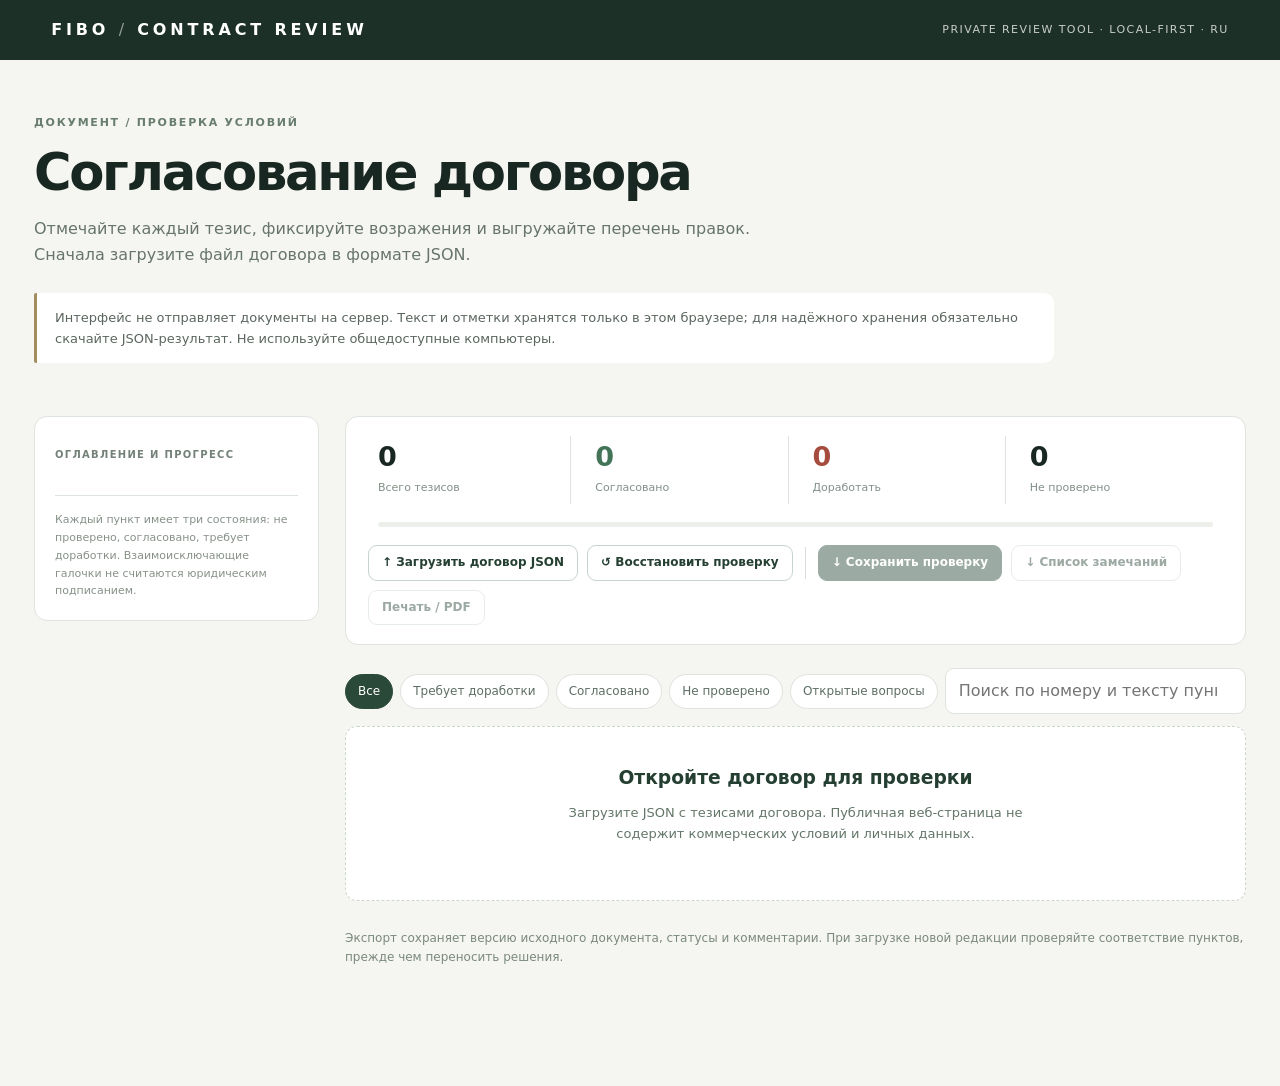
<file: internal-review/index.html>
<!doctype html>
<html lang="ru">
<head>
<meta charset="utf-8">
<meta name="viewport" content="width=device-width, initial-scale=1">
<meta name="color-scheme" content="light">
<title>Contract Review — Fibo Agency</title>
<style>
:root{--bg:#f5f5f1;--paper:#fff;--ink:#192722;--muted:#67746d;--line:#dde3de;--forest:#253f34;--green:#447457;--green-bg:#eaf3ec;--red:#a64c3e;--red-bg:#fcefea;--amber:#9a7131;--amber-bg:#fcf6e9;--radius:13px}
*{box-sizing:border-box}
html{scroll-behavior:smooth}body{margin:0;background:var(--bg);color:var(--ink);font-family:Inter,"Segoe UI",system-ui,-apple-system,Arial,sans-serif;line-height:1.62}
button,input,textarea{font:inherit}button{cursor:pointer}button:disabled{opacity:.45;cursor:not-allowed}
.skip{position:absolute;left:-9999px}.skip:focus{left:8px;top:8px;z-index:10;background:#fff;padding:12px}
.topbar{background:#1c3027;color:#fff;padding:17px clamp(16px,4vw,52px);display:flex;justify-content:space-between;align-items:center;gap:14px}
.logo{font-size:16px;letter-spacing:.24em;font-weight:750}.logo span{opacity:.52;font-weight:400}.topmeta{font-size:11px;letter-spacing:.13em;text-transform:uppercase;opacity:.76}
.hero{max-width:1440px;padding:54px 34px 25px;margin:auto}
.eyebrow{font-size:11px;text-transform:uppercase;letter-spacing:.16em;color:#687d6e;font-weight:750}
h1{font-size:clamp(31px,4vw,58px);line-height:1.1;letter-spacing:-.045em;font-weight:630;margin:12px 0 16px}
.subtitle{color:var(--muted);font-size:16px;max-width:780px;margin:0}
.notice{background:#fff;padding:14px 18px;border-left:3px solid #a38c60;border-radius:2px 10px 10px 2px;margin-top:25px;max-width:1020px;font-size:13px;color:#5a665e}
.layout{display:grid;grid-template-columns:285px minmax(0,1fr);gap:26px;max-width:1440px;margin:auto;padding:15px 34px 90px;align-items:start}
aside{position:sticky;top:20px;max-height:calc(100vh - 40px);overflow:auto;border:1px solid var(--line);border-radius:var(--radius);background:#fff;padding:20px}
.sideheading{font-size:10px;text-transform:uppercase;letter-spacing:.13em;color:#738178;font-weight:750;margin:10px 0}
.sectionnav{display:grid;gap:3px;margin:10px 0 22px}.sectionnav a{padding:8px 10px;text-decoration:none;color:#4d5f55;border-radius:7px;font-size:12px;display:flex;justify-content:space-between;gap:12px}
.sectionnav a:hover{background:#f1f4ef;color:#243f31}.sectionnav em{font-style:normal;color:#8f9b93}
.sidefoot{font-size:11px;color:#879188;border-top:1px solid var(--line);padding-top:15px}
.content{min-width:0}
.toolbar{background:#fff;border:1px solid var(--line);padding:19px 22px;border-radius:var(--radius);margin-bottom:23px}
.counts{display:grid;grid-template-columns:repeat(4,minmax(0,1fr));gap:14px}
.count{padding:5px 10px;border-right:1px solid var(--line)}.count:last-child{border:0}.count strong{display:block;font-size:27px;line-height:1.2;font-weight:640;letter-spacing:-.025em}.count small{font-size:11px;color:#829087;white-space:nowrap}
.count.bad strong{color:var(--red)}.count.good strong{color:var(--green)}
.progress{height:5px;background:#edf0ea;border-radius:10px;overflow:hidden;margin:18px 10px 0}.progress > span{display:block;height:100%;width:0;background:#60836a;transition:width .2s}
.tools{display:flex;flex-wrap:wrap;gap:9px;margin-top:18px;align-items:center}
.btn,.filebtn{border:1px solid #c8d4cb;color:#254032;background:#fff;border-radius:9px;padding:9px 13px;line-height:1.3;font-weight:630;font-size:12px;text-decoration:none;display:inline-flex;gap:8px;align-items:center;justify-content:center}
.btn:hover,.filebtn:hover{background:#f0f4ef}.btn.primary{background:#234434;color:white;border-color:#234434}.btn.primary:hover{background:#345844}
input[type="file"]{display:none}.filebtn:focus-within{outline:2px solid #6d956d}
.filters{display:flex;gap:7px;flex-wrap:wrap;align-items:center;padding:0 0 12px}
.filter{font-size:12px;border:1px solid var(--line);background:#fff;color:#5e6e64;border-radius:30px;padding:7px 12px}
.filter[aria-pressed="true"]{background:#2b4939;border-color:#2b4939;color:white}
.search{min-width:210px;flex:1;border:1px solid var(--line);border-radius:9px;padding:9px 13px;background:#fff;outline:none;color:var(--ink)}
.search:focus{border-color:#729a7b}
.sec{scroll-margin-top:24px;margin:25px 0 35px}.sectop{border-bottom:1px solid #d4dbd4;margin-bottom:13px;padding:6px 4px 14px;display:flex;align-items:end;justify-content:space-between;gap:15px}
.sectop h2{margin:0;font-size:clamp(18px,2.3vw,25px);font-weight:630;letter-spacing:-.025em}.sectop span{font-size:12px;color:var(--muted);white-space:nowrap}
.clause{background:var(--paper);border:1px solid var(--line);border-radius:11px;padding:18px 20px;margin-bottom:10px;box-shadow:0 1px 0 #e5e9e3}
.clause[data-state="no"]{border-left:4px solid var(--red);padding-left:17px}.clause[data-state="ok"]{border-left:4px solid #69a17d;padding-left:17px}
.clause-head{display:flex;gap:12px;align-items:center;justify-content:space-between}
.clause-title{font-size:12px;font-weight:750;color:#3c5649;letter-spacing:.025em}
.pagenum{font-size:11px;color:#87948a;white-space:nowrap}
.clause-text{font-size:14px;color:#2d3832;white-space:pre-wrap;margin:11px 0 17px}
.tags{display:flex;flex-wrap:wrap;gap:6px;margin:0 0 11px}.tag{display:inline-block;font-size:10px;border-radius:5px;padding:3px 7px;background:#f5f0e3;color:#816742}
.checks{display:flex;flex-wrap:wrap;gap:8px;align-items:center}
.choice{display:inline-flex;align-items:center;gap:8px;border:1px solid #dce2db;border-radius:8px;padding:9px 12px;cursor:pointer;font-size:12px;font-weight:650;user-select:none;min-height:39px}
.choice input{accent-color:#426e50;width:16px;height:16px;margin:0}
.choice.reject input{accent-color:#a64c3e}.choice:has(input:checked){background:var(--green-bg);border-color:#b7d4be;color:#376247}
.choice.reject:has(input:checked){background:var(--red-bg);border-color:#e5b9b0;color:#904435}
.notes{margin-top:15px;padding:14px;background:#fcfaf6;border:1px solid #eee5da;border-radius:8px}
.notes label{display:block;font-size:11px;font-weight:750;color:#806b55;margin-bottom:7px}
.notes textarea{display:block;resize:vertical;width:100%;border:1px solid #d9d9d1;background:#fff;border-radius:7px;min-height:72px;padding:10px 12px;font-size:13px;line-height:1.5;color:var(--ink)}
.notes textarea:focus{outline:2px solid #c8d8c9}
.empty{padding:36px 24px;border:1px dashed #cbd7cc;background:#fff;border-radius:12px;color:#637668;text-align:center}
.empty h3{margin:0 0 8px;color:#243e31}.empty p{max-width:500px;margin:0 auto 20px;font-size:13px}
.bottomnote{font-size:12px;color:#7a897e;padding:16px 0}
.toast{position:fixed;bottom:24px;right:25px;background:#254534;color:#fff;font-size:12px;padding:11px 16px;border-radius:9px;box-shadow:0 6px 24px #0002;display:none;z-index:5}
.sep{width:1px;background:#d8ded7;align-self:stretch;margin:2px 3px}
kbd{padding:3px 5px;background:#f1f2ef;border:1px solid #dde1dd;border-radius:4px;font-size:11px}
@media(max-width:980px){.layout{grid-template-columns:1fr;padding:12px 20px 60px}.hero{padding:32px 20px 15px}aside{position:static;max-height:none}.sectionnav{grid-template-columns:repeat(2,minmax(0,1fr))}.sectionnav a{font-size:11px}.topbar{padding:15px 20px}}
@media(max-width:560px){.topmeta{display:none}.layout{padding:10px 12px 60px;gap:15px}.hero{padding:30px 16px 12px}.toolbar{padding:13px 10px}.counts{gap:3px}.count{padding:4px}.count strong{font-size:22px}.count small{font-size:9px}.tools{gap:5px}.btn,.filebtn{font-size:11px;padding:9px}.sectionnav{grid-template-columns:1fr}.filters{padding:0 2px 12px}.search{min-width:100%}.clause{padding:15px}.sectop h2{font-size:19px}.sectop span{font-size:10px}.choice{flex:1;justify-content:center}.toast{left:12px;right:12px;bottom:12px}}
@media print{body{background:#fff;font-size:12px}.topbar,aside,.tools,.filters,.checks,.filebtn,.toast{display:none!important}.hero{padding:10px 15px}.layout{display:block;padding:0 15px}.toolbar{border:0;padding:0}.clause{break-inside:avoid;box-shadow:none}.notes{display:block!important}.sectop{break-after:avoid}.count{font-size:10px}h1{font-size:28px}}
</style>
</head>
<body>
<a class="skip" href="#main">Перейти к содержимому</a>
<header class="topbar"><div class="logo">FIBO <span>/</span> CONTRACT REVIEW</div><div class="topmeta">Private review tool · Local-first · RU</div></header>
<div class="hero">
  <div class="eyebrow">Документ / Проверка условий</div>
  <h1 id="pageTitle">Согласование договора</h1>
  <p id="pageSubtitle" class="subtitle">Отмечайте каждый тезис, фиксируйте возражения и выгружайте перечень правок. Сначала загрузите файл договора в формате JSON.</p>
  <p class="notice" id="privacyNote">Интерфейс не отправляет документы на сервер. Текст и отметки хранятся только в этом браузере; для надёжного хранения обязательно скачайте JSON-результат. Не используйте общедоступные компьютеры.</p>
</div>
<div class="layout">
 <aside aria-label="Навигация по договору">
   <div class="sideheading">Оглавление и прогресс</div>
   <nav id="sectionNav" class="sectionnav"></nav>
   <div class="sidefoot">Каждый пункт имеет три состояния: не проверено, согласовано, требует доработки. Взаимоисключающие галочки не считаются юридическим подписанием.</div>
 </aside>
 <main id="main" class="content">
  <div class="toolbar">
   <div class="counts">
    <div class="count"><strong id="statTotal">0</strong><small>Всего тезисов</small></div>
    <div class="count good"><strong id="statOk">0</strong><small>Согласовано</small></div>
    <div class="count bad"><strong id="statNo">0</strong><small>Доработать</small></div>
    <div class="count"><strong id="statPending">0</strong><small>Не проверено</small></div>
   </div>
   <div class="progress"><span id="progressFill"></span></div>
   <div class="tools">
    <label class="filebtn" for="docFile">↑ Загрузить договор JSON<input id="docFile" type="file" accept="application/json,.json"></label>
    <label class="filebtn" for="stateFile">↺ Восстановить проверку<input id="stateFile" type="file" accept="application/json,.json"></label>
    <span class="sep" aria-hidden="true"></span>
    <button id="saveJson" class="btn primary" disabled>↓ Сохранить проверку</button>
    <button id="saveIssues" class="btn" disabled>↓ Список замечаний</button>
    <button id="printBtn" class="btn" disabled>Печать / PDF</button>
   </div>
  </div>
  <div class="filters" id="filters" aria-label="Фильтр пунктов">
   <button class="filter" data-filter="all" aria-pressed="true">Все</button>
   <button class="filter" data-filter="no" aria-pressed="false">Требует доработки</button>
   <button class="filter" data-filter="ok" aria-pressed="false">Согласовано</button>
   <button class="filter" data-filter="pending" aria-pressed="false">Не проверено</button>
   <button class="filter" data-filter="flagged" aria-pressed="false">Открытые вопросы</button>
   <input id="search" class="search" type="search" placeholder="Поиск по номеру и тексту пункта…" aria-label="Поиск по пунктам">
  </div>
  <div id="documentSections"></div>
  <p class="bottomnote">Экспорт сохраняет версию исходного документа, статусы и комментарии. При загрузке новой редакции проверяйте соответствие пунктов, прежде чем переносить решения.</p>
 </main>
</div>
<div id="toast" class="toast" role="status"></div>
<!-- В публичном исходном коде НЕТ текста договора. В офлайн-копию данные вставляются локально. -->
<script id="contract-data" type="application/json"></script>
<script>
(function(){
"use strict";
var data=null, decisions={}, filter="all", search="", storageOk=true, lastSave="";
var byId=function(id){return document.getElementById(id)};
var states={ok:"Согласовано",no:"Требует доработки",pending:"Не проверено"};
function toast(t){var el=byId("toast");el.textContent=t;el.style.display="block";window.clearTimeout(toast.t);toast.t=window.setTimeout(function(){el.style.display="none"},2500)}
function storageKey(){return data?"fibo-contract-review::"+String(data.docId):""}
function norm(item){var value=decisions[item.id];return value && ["ok","no"].includes(value.state)?value.state:"pending"}
function counts(){var ok=0,no=0; if(!data)return{all:0,ok:0,no:0,pending:0};data.items.forEach(function(it){var s=norm(it);if(s==="ok")ok++;if(s==="no")no++});return{all:data.items.length,ok:ok,no:no,pending:data.items.length-ok-no}}
function saveLocal(){if(!data)return;lastSave=new Date().toISOString();try{localStorage.setItem(storageKey(),JSON.stringify({schemaVersion:1,docId:data.docId,updatedAt:lastSave,decisions:decisions}))}catch(e){storageOk=false;byId("privacyNote").textContent="Локальное автосохранение недоступно в этом браузере. Регулярно скачивайте JSON-результат: отметки иначе могут потеряться."}}
function setDecision(item,state){var old=decisions[item.id]||{};decisions[item.id]={state:state,note:String(old.note||"")};saveLocal();render()}
function a(tag,klass,txt){var e=document.createElement(tag);if(klass)e.className=klass;if(txt!==undefined)e.textContent=txt;return e}
function updateStats(){var c=counts();byId("statTotal").textContent=c.all;byId("statOk").textContent=c.ok;byId("statNo").textContent=c.no;byId("statPending").textContent=c.pending;byId("progressFill").style.width=c.all?((c.ok+c.no)/c.all*100).toFixed(2)+"%":"0%";["saveJson","saveIssues","printBtn"].forEach(function(id){byId(id).disabled=!data})}
function renderNav(){
 var nav=byId("sectionNav");nav.replaceChildren();if(!data)return;
 data.sections.forEach(function(sec){var own=data.items.filter(function(it){return it.section===sec.id});var n=own.filter(function(it){return norm(it)==="no"}).length;var link=a("a",null);link.href="#section-"+sec.id;var name=a("span",null,sec.title);var total=a("em",null,n?n+" !":String(own.length));link.append(name,total);nav.append(link)});
}
function matchItem(it){var s=norm(it);if(filter==="flagged" && !(it.tags&&it.tags.length))return false;if(filter!=="all"&&filter!=="flagged"&&s!==filter)return false;if(search){var hay=(it.id+" "+it.label+" "+it.text+" "+(decisions[it.id]?.note||"")).toLocaleLowerCase("ru");if(!hay.includes(search))return false}return true}
function render(){
 updateStats();renderNav();
 var root=byId("documentSections");root.replaceChildren();
 if(!data){var box=a("section","empty");box.append(a("h3",null,"Откройте договор для проверки"),a("p",null,"Загрузите JSON с тезисами договора. Публичная веб-страница не содержит коммерческих условий и личных данных."));root.append(box);return}
 var visible=0;
 data.sections.forEach(function(sec){
  var rows=data.items.filter(function(it){return it.section===sec.id && matchItem(it)});if(!rows.length)return;visible+=rows.length;
  var section=a("section","sec");section.id="section-"+sec.id;
  var head=a("div","sectop");head.append(a("h2",null,sec.title),a("span",null,rows.length+" "+(rows.length===1?"пункт":"пунктов")));section.append(head);
  rows.forEach(function(it){
   var st=norm(it), box=a("article","clause");box.dataset.state=st;box.id="clause-"+it.id;
   var chead=a("div","clause-head");chead.append(a("div","clause-title",it.label),a("span","pagenum",it.page?"PDF · стр. "+it.page:""));box.append(chead);
   var p=a("p","clause-text",it.text);box.append(p);
   if(it.tags&&it.tags.length){var badges=a("div","tags");it.tags.forEach(function(tag){badges.append(a("span","tag",tag))});box.append(badges)}
   var choices=a("div","checks");
   [["ok","Согласен","approve"],["no","Не согласен · доработать","reject"]].forEach(function(pair){
    var lab=a("label","choice "+pair[2]),check=a("input");check.type="checkbox";check.checked=st===pair[0];check.setAttribute("aria-label",pair[1]+": "+it.label);
    check.addEventListener("change",function(){setDecision(it,check.checked?pair[0]:"pending")});
    lab.append(check,a("span",null,pair[1]));choices.append(lab)
   });
   box.append(choices);
   var answer=decisions[it.id]||{};
   if(st==="no" || String(answer.note||"").trim()){
    var notes=a("div","notes"),label=a("label",null,"Что именно нужно изменить или уточнить?"),textarea=a("textarea");
    label.htmlFor="note-"+it.id;textarea.id="note-"+it.id;textarea.placeholder="Предложение новой формулировки, вопрос или аргумент…";textarea.value=String(answer.note||"");
    textarea.addEventListener("input",function(){var prev=decisions[it.id]||{state:"pending"};decisions[it.id]={state:prev.state||"pending",note:textarea.value};saveLocal()});
    notes.append(label,textarea);box.append(notes)
   }
   section.append(box);
  });
  root.append(section);
 });
 if(!visible){var box=a("div","empty");box.append(a("h3",null,"Пунктов по фильтру нет"),a("p",null,"Измените поиск или переключите фильтр, чтобы увидеть другие тезисы."));root.append(box)}
}
function loadDocument(doc){
 if(!doc||!Array.isArray(doc.sections)||!Array.isArray(doc.items)||!doc.docId)throw Error("Некорректный формат договора: нужны docId, sections и items.");
 if(new Set(doc.items.map(function(x){return x.id})).size!==doc.items.length)throw Error("Повторяются идентификаторы пунктов.");
 if(doc.items.some(function(it){return !it.id||!it.section||!it.text}))throw Error("Некоторые пункты не содержат ID, раздела или текста.");
 data=doc;decisions={};filter="all";search="";byId("search").value="";
 byId("pageTitle").textContent=doc.title||"Согласование договора";byId("pageSubtitle").textContent=doc.subtitle||"Внутренняя проверка документа";if(doc.notice)byId("privacyNote").textContent=doc.notice+" Отметки сохраняются в браузере и не отправляются на сервер.";
 try{var local=JSON.parse(localStorage.getItem(storageKey())||"null");if(local&&local.docId===data.docId&&local.decisions)decisions=local.decisions}catch(e){storageOk=false}
 document.querySelectorAll("[data-filter]").forEach(function(b){b.setAttribute("aria-pressed",b.dataset.filter==="all"?"true":"false")});
 render();toast("Договор загружен: "+doc.items.length+" пунктов");
}
function validateReview(r){var rev=r.review||r;if(!rev||!rev.decisions||typeof rev.decisions!=="object")throw Error("Файл не содержит решений.");if(!data){if(r.document)loadDocument(r.document);else throw Error("Сначала загрузите исходный документ.")}if(rev.docId!==data.docId)throw Error("Результат относится к другой редакции договора.");decisions={};data.items.forEach(function(it){var item=rev.decisions[it.id];if(item && ["ok","no","pending"].includes(item.state))decisions[it.id]={state:item.state,note:String(item.note||"")}});saveLocal();render();toast("Проверка восстановлена")}
function fileInput(id,callback){byId(id).addEventListener("change",async function(e){var f=e.target.files&&e.target.files[0];if(!f)return;try{var obj=JSON.parse(await f.text());callback(obj)}catch(err){window.alert("Не удалось загрузить файл: "+err.message)}e.target.value=""})}
function download(filename,content,mime){var blob=new Blob([content],{type:mime}),url=URL.createObjectURL(blob),link=document.createElement("a");link.href=url;link.download=filename;document.body.append(link);link.click();link.remove();window.setTimeout(function(){URL.revokeObjectURL(url)},500)}
function safeName(){return String(data.docId||"contract").replace(/[^a-z0-9-_]/gi,"_")}
function exportReview(){var output={schemaVersion:1,document:{docId:data.docId,title:data.title,subtitle:data.subtitle,source:data.source},review:{docId:data.docId,updatedAt:new Date().toISOString(),summary:counts(),decisions:{}}};data.items.forEach(function(it){var v=decisions[it.id]||{};output.review.decisions[it.id]={state:norm(it),note:String(v.note||""),label:it.label,sourcePage:it.page||null,sourceText:it.text}});download(safeName()+"_REVIEW.json",JSON.stringify(output,null,2),"application/json;charset=utf-8");toast("Файл проверки сохранён")}
function exportIssues(){var bad=data.items.filter(function(it){return norm(it)==="no"}),pending=data.items.filter(function(it){return norm(it)==="pending"});var lines=["# Замечания к договору","",data.title+" / "+data.subtitle,"Источник: "+String(data.source||""),"Дата выгрузки: "+new Date().toLocaleString("ru-RU"),"","**Доработать:** "+bad.length+" / **Не проверено:** "+pending.length+" / **Всего:** "+data.items.length,"","---",""];bad.forEach(function(it){lines.push("## "+it.label+" (PDF, стр. "+it.page+")","",it.text,"","**Замечание:** "+(decisions[it.id]?.note||"Причина пока не указана."),"")});if(!bad.length)lines.push("Нет отмеченных разногласий.","");lines.push("---","","Непроверенные пункты: "+(pending.length?pending.map(function(it){return it.id}).join(", "):"нет"),"","Этот отчёт — рабочие замечания, не изменение подписанного договора.");download(safeName()+"_ISSUES.md",lines.join("\n"),"text/markdown;charset=utf-8");toast("Список замечаний сохранён")}
document.querySelectorAll("[data-filter]").forEach(function(btn){btn.addEventListener("click",function(){filter=btn.dataset.filter;document.querySelectorAll("[data-filter]").forEach(function(b){b.setAttribute("aria-pressed",String(b===btn))});render()})});
byId("search").addEventListener("input",function(e){search=e.target.value.toLocaleLowerCase("ru").trim();render()});
byId("saveJson").addEventListener("click",exportReview);byId("saveIssues").addEventListener("click",exportIssues);byId("printBtn").addEventListener("click",function(){window.print()});
fileInput("docFile",loadDocument);fileInput("stateFile",validateReview);
var embedded=byId("contract-data").textContent.trim();if(embedded){try{loadDocument(JSON.parse(embedded))}catch(e){console.error(e);render()}}else render();
})();
</script>
</body>
</html>
</file>
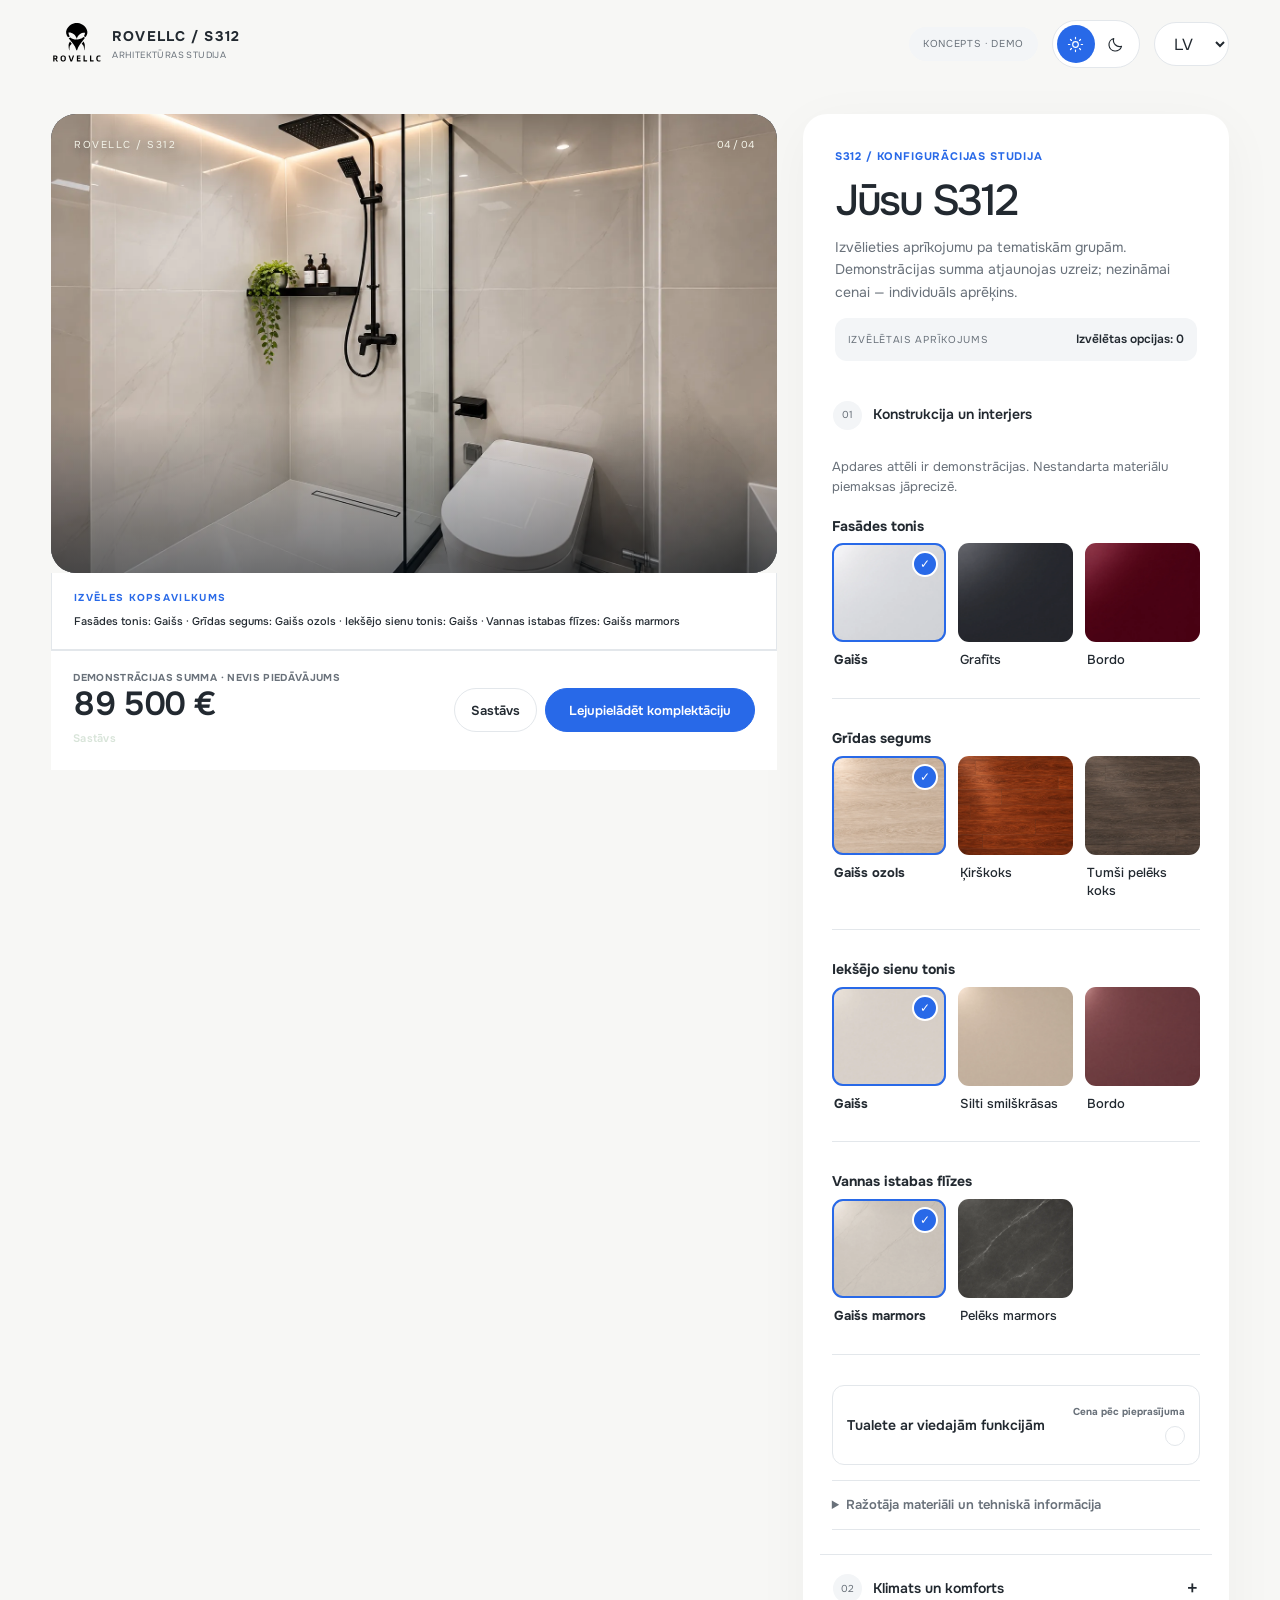
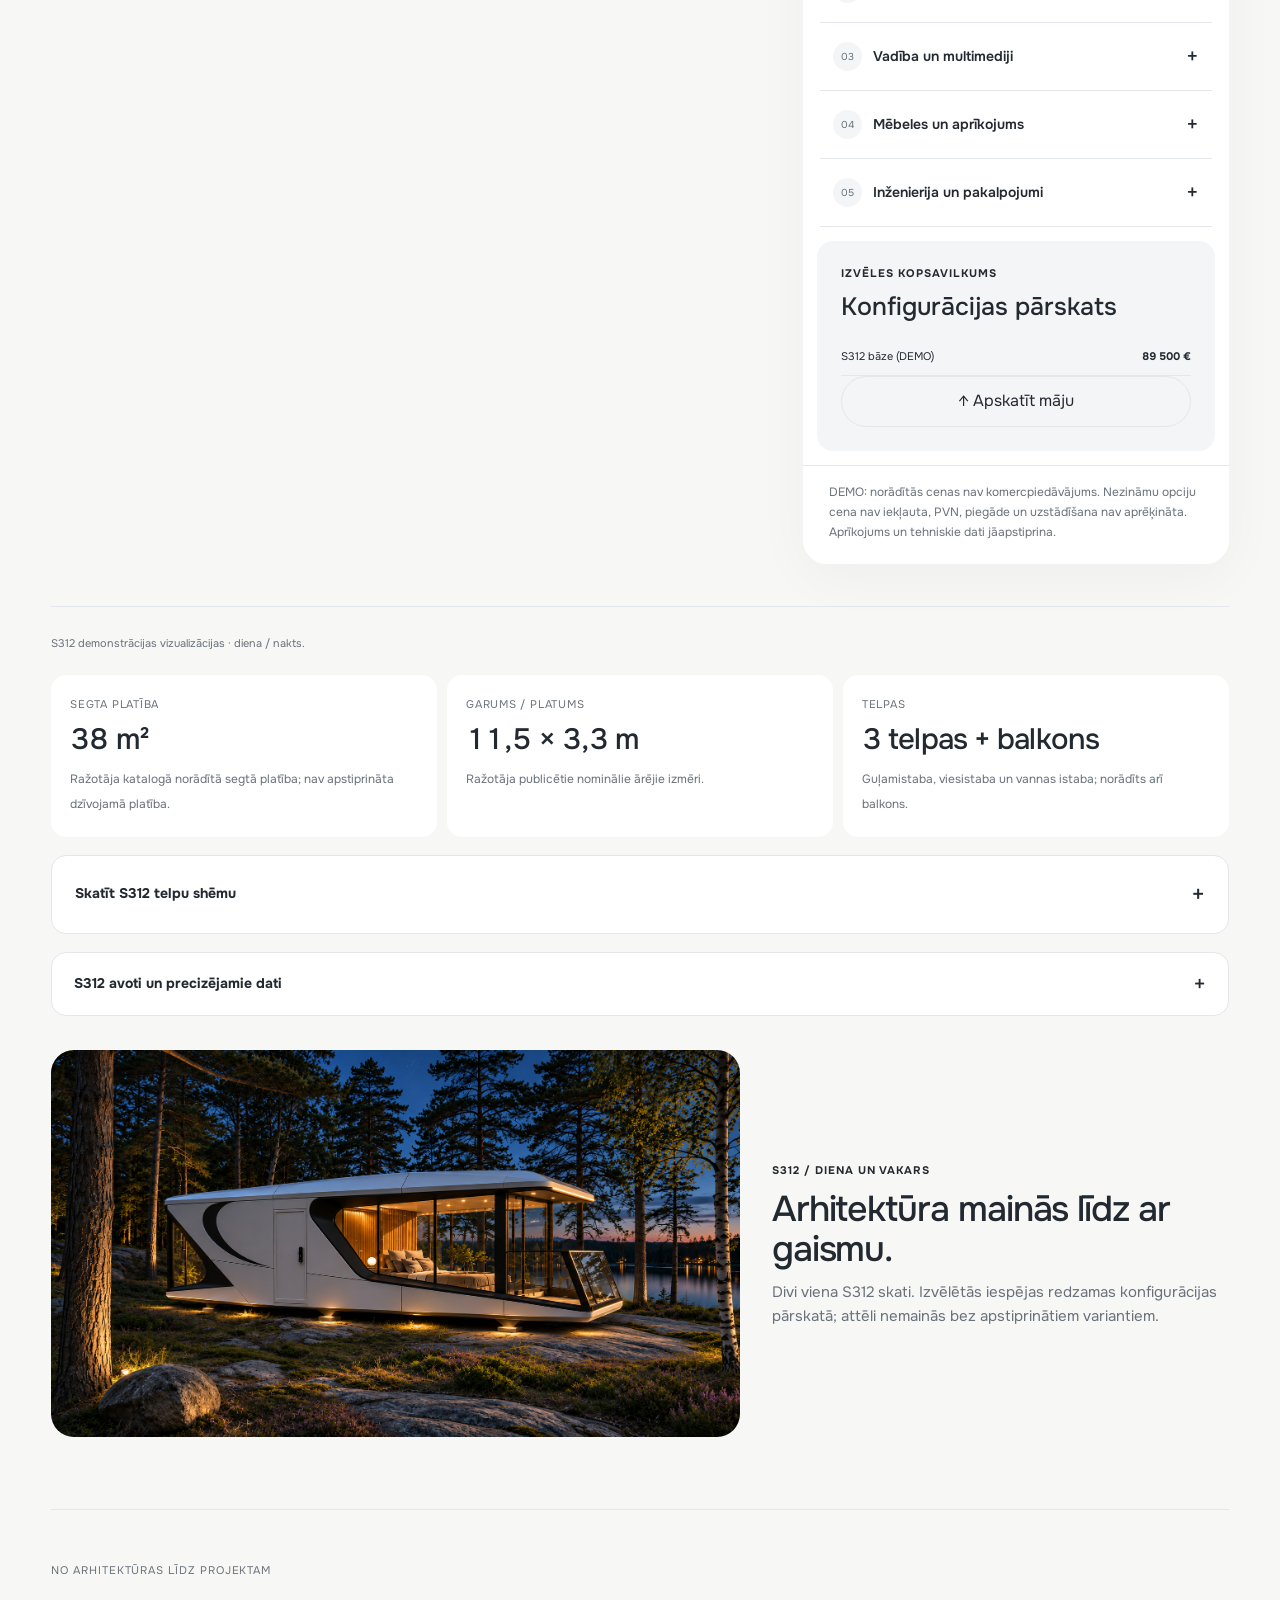
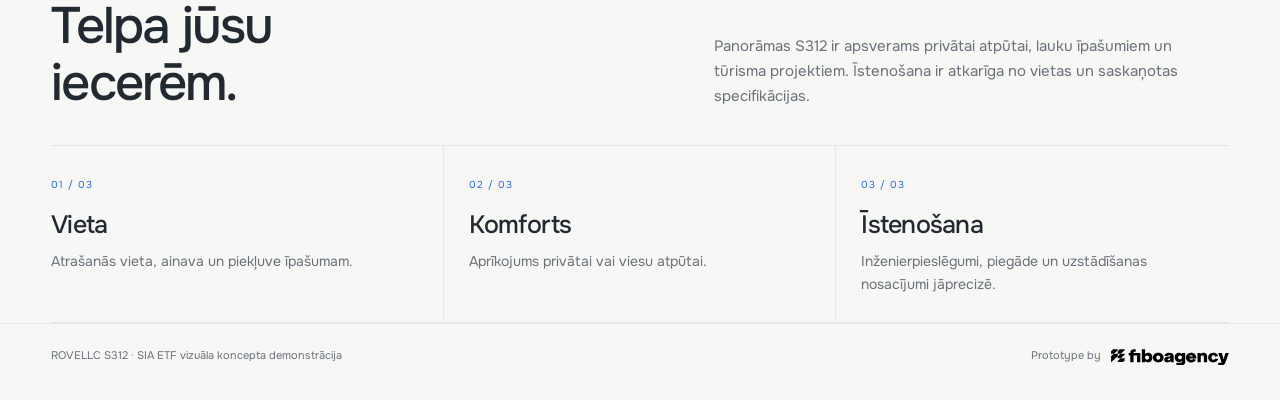
<file: prototype/index.html>
<!doctype html>
<html lang="lv" data-theme="day">
<head>
<meta charset="utf-8"><meta name="viewport" content="width=device-width,initial-scale=1,viewport-fit=cover">
<meta name="theme-color" content="#F7F7F5"><meta name="robots" content="noindex,follow"><title>ROVELLC S312 — demonstrācijas konfigurators</title>
<style>
@font-face{font-family:"Onest";src:url("./assets/fonts/onest-cyrillic-ext.woff2") format("woff2");font-style:normal;font-weight:400 700;font-display:swap;unicode-range:U+0460-052F, U+1C80-1C8A, U+20B4, U+2DE0-2DFF, U+A640-A69F, U+FE2E-FE2F;}
@font-face{font-family:"Onest";src:url("./assets/fonts/onest-cyrillic.woff2") format("woff2");font-style:normal;font-weight:400 700;font-display:swap;unicode-range:U+0301, U+0400-045F, U+0490-0491, U+04B0-04B1, U+2116;}
@font-face{font-family:"Onest";src:url("./assets/fonts/onest-latin-ext.woff2") format("woff2");font-style:normal;font-weight:400 700;font-display:swap;unicode-range:U+0100-02BA, U+02BD-02C5, U+02C7-02CC, U+02CE-02D7, U+02DD-02FF, U+0304, U+0308, U+0329, U+1D00-1DBF, U+1E00-1E9F, U+1EF2-1EFF, U+2020, U+20A0-20AB, U+20AD-20C4, U+2113, U+2C60-2C7F, U+A720-A7FF;}
@font-face{font-family:"Onest";src:url("./assets/fonts/onest-latin.woff2") format("woff2");font-style:normal;font-weight:400 700;font-display:swap;unicode-range:U+0000-00FF, U+0131, U+0152-0153, U+02BB-02BC, U+02C6, U+02DA, U+02DC, U+0304, U+0308, U+0329, U+2000-206F, U+20AC, U+2122, U+2191, U+2193, U+2212, U+2215, U+FEFF, U+FFFD;}
:root{color-scheme:light;--bg:#eeefe8;--surface:#fafaf5;--elev:#fff;--ink:#25352b;--muted:#58695d;--soft:#eef0e9;--border:#cfd7cc;--accent:#3b6350;--action:#203e31;--actionText:#f7f5ea;--price:#203e30;--gold:#af895e;--focus:#dfa964;--red:#9b3a28;--shadow:0 20px 65px #17282016;--fontSans:Arial,Helvetica,sans-serif;--fontSerif:Georgia,'Times New Roman',serif}
html[data-theme="night"]{color-scheme:dark;--bg:#131d1c;--surface:#1b2826;--elev:#24322e;--ink:#f3f1e9;--muted:#c3cdc3;--soft:#27352f;--border:#55655a;--accent:#d8bd97;--action:#d8bd97;--actionText:#131d1c;--price:#0d1715;--gold:#dbbd91;--focus:#dfa964;--red:#f2aa98;--shadow:0 24px 80px #0004}
*{box-sizing:border-box}html{scroll-behavior:smooth;scroll-padding-top:85px}body{margin:0;background:var(--bg);color:var(--ink);font:14px/1.58 var(--fontSans);padding-bottom:110px;transition:none}button,input,select{font:inherit}button,select{cursor:pointer}button{touch-action:manipulation}button:focus-visible,summary:focus-visible,select:focus-visible,input:focus-visible,a:focus-visible{outline:3px solid var(--focus);outline-offset:3px}button:disabled{cursor:not-allowed;opacity:.6}img{max-width:100%}a{color:inherit}.wrap{width:min(1440px,100%);padding-inline:clamp(18px,4vw,74px);margin:0 auto}.eyebrow{font-size:10px;font-weight:700;letter-spacing:.18em;text-transform:uppercase}.eyebrow b{color:var(--accent)}.muted{color:var(--muted)}.caps{font-size:10px;letter-spacing:.13em;text-transform:uppercase}.outline-btn{border:1px solid var(--border);color:var(--ink);background:transparent;padding:12px 17px;min-height:46px}.primary{border:1px solid var(--action);background:var(--action);color:var(--actionText);min-height:47px;padding:12px 21px;font-weight:700}.text-btn{border:0;background:transparent;color:var(--ink);text-decoration:underline;text-underline-offset:4px}.line{height:1px;background:var(--border)}
/* Website-wide theme animation: independent of AA/BB image choice. */
@media(prefers-reduced-motion:no-preference){html.theme-reveal::view-transition-old(root),html.theme-reveal::view-transition-new(root){animation:none;mix-blend-mode:normal}html.theme-reveal::view-transition-old(root){z-index:1}html.theme-reveal::view-transition-new(root){z-index:2;animation:s312-reveal 680ms cubic-bezier(.2,.7,.2,1) both}@keyframes s312-reveal{from{clip-path:circle(0 at var(--theme-x,50%) var(--theme-y,50%))}to{clip-path:circle(150vmax at var(--theme-x,50%) var(--theme-y,50%))}}html.theme-fallback body,html.theme-fallback header,html.theme-fallback .config-studio,html.theme-fallback .facts,html.theme-fallback .fact,html.theme-fallback .option-row,html.theme-fallback .info-card,html.theme-fallback .pricebar,html.theme-fallback dialog,html.theme-fallback footer,html.theme-fallback .story,html.theme-fallback .mobile-jump{transition:background-color 580ms ease,color 580ms ease,border-color 580ms ease}}
@media(prefers-reduced-motion:reduce){*,*::before,*::after{scroll-behavior:auto!important;animation-duration:.01ms!important;transition-duration:.01ms!important}}
.header{background:var(--surface);border-bottom:1px solid var(--border)}.header-wrap{min-height:85px;display:flex;align-items:center;gap:18px;justify-content:space-between}.brand{display:inline-flex;align-items:center;gap:13px;text-decoration:none;min-width:0}.brand img{width:58px;height:58px;object-fit:contain}html[data-theme=night] .brand img,html[data-theme=night] .agency img{filter:brightness(0) invert(1)}.brand-copy{display:flex;flex-direction:column}.brand-copy strong{font-size:13px;letter-spacing:.11em}.brand-copy span{font-size:9px;letter-spacing:.14em;color:var(--muted)}.head-right{display:flex;gap:14px;align-items:center;flex-shrink:0}.prototype-label{border:1px solid var(--border);padding:8px 12px;font-size:9px;letter-spacing:.12em;text-transform:uppercase;color:var(--muted)}.theme-toggle{display:flex;border:1px solid var(--border);padding:3px;gap:2px}.theme-toggle button{width:38px;height:38px;display:grid;place-items:center;background:transparent;color:var(--ink);border:0;transition:background .2s}.theme-toggle button[aria-pressed=true]{background:var(--action);color:var(--actionText)}.theme-toggle svg,.scene-toggle svg{width:17px;height:17px;fill:none;stroke:currentColor;stroke-width:1.65;stroke-linecap:round;stroke-linejoin:round}.language{height:45px;padding:0 12px;border:1px solid var(--border);background:var(--surface);color:var(--ink)}
.hero-heading{display:grid;grid-template-columns:1.2fr .55fr;gap:45px;align-items:end;padding-top:62px;padding-bottom:33px}.hero-heading h1{font:400 clamp(43px,5.15vw,79px)/1.05 var(--fontSerif);letter-spacing:-.057em;margin:20px 0 0;max-width:850px}.hero-heading h1 em{font-style:italic;color:var(--accent)}.hero-heading p{font-size:14px;line-height:1.8;max-width:335px;color:var(--muted);border-left:1px solid var(--border);padding-left:24px;margin:0 0 4px}.section-mark{display:inline-flex;gap:14px;align-items:center;font-size:10px;letter-spacing:.17em;text-transform:uppercase}.section-mark::before{content:"";width:34px;height:1px;background:var(--accent)}
.main-layout{display:grid;grid-template-columns:minmax(0,1.77fr) minmax(350px,1fr);align-items:start;gap:22px}.stage-column{min-width:0}.stage{position:relative;overflow:hidden;background:#1d2e2b;aspect-ratio:1.78;border:1px solid #35473e}.stage::after{content:"";position:absolute;inset:35% 0 0;pointer-events:none;background:linear-gradient(transparent,#0c1a1b66)}.stage img{position:absolute;inset:0;width:100%;height:100%;object-fit:contain;opacity:0;transition:opacity 550ms ease}.stage img.active{opacity:1}.stage-label{position:absolute;z-index:2;top:22px;left:22px;color:#f4f4e9;font-size:11px;letter-spacing:.22em;text-shadow:0 2px 8px #0007}.stage-number{position:absolute;right:22px;top:20px;z-index:2;color:#f4f4e9;font-size:11px}.stage-controls{position:absolute;z-index:3;bottom:17px;left:17px;background:#edf0e8ec;display:flex;gap:3px;padding:5px}.scene-toggle{border:0;min-height:42px;padding:9px 14px;color:#203e31;background:transparent;display:flex;gap:8px;align-items:center;font-size:11px;font-weight:700;white-space:nowrap}.scene-toggle[aria-pressed=true]{background:#203e31;color:white}.photo-note{font-size:10px;color:var(--muted);padding:12px 1px 20px}.facts{border-top:1px solid var(--border);border-bottom:1px solid var(--border);display:grid;grid-template-columns:repeat(3,1fr);background:var(--surface)}.fact{padding:25px;border-right:1px solid var(--border)}.fact:last-child{border:0}.fact strong{font:400 clamp(21px,2.2vw,34px)/1.2 var(--fontSerif);display:block;margin:5px 0 9px;letter-spacing:-.02em}.fact small{color:var(--muted);font-size:11px;line-height:1.5}.fact .caps{color:var(--accent)}.fact-source{font-size:11px;color:var(--muted);line-height:1.8;margin:16px 0 28px}.plan-details{border:1px solid var(--border);background:var(--surface)}.plan-details summary{padding:22px 23px;list-style:none;display:flex;justify-content:space-between;align-items:center;gap:10px;cursor:pointer;font-size:13px;font-weight:700}.plan-details summary::-webkit-details-marker{display:none}.plan-details summary::after{content:"+";font:400 26px var(--fontSerif)}.plan-details[open] summary::after{content:"−"}.plan-inner{border-top:1px solid var(--border);padding:23px}.plan-inner img{background:#f6f5ef;width:100%;max-height:320px;object-fit:contain}.plan-inner p{font-size:11px;color:var(--muted)}.facts-warning{background:var(--soft);padding:16px 20px;margin-top:13px;font-size:11px;border-left:2px solid var(--gold);color:var(--muted)}
.config-studio{background:var(--surface);border:1px solid var(--border);min-width:0}.studio-intro{padding:28px 27px 22px;border-bottom:1px solid var(--border)}.studio-intro h2{font:400 39px/1.1 var(--fontSerif);letter-spacing:-.045em;margin:15px 0 9px}.studio-intro p{color:var(--muted);font-size:12px;line-height:1.7;margin:0}.demo-warning{border-left:2px solid var(--gold);background:var(--soft);margin-top:17px;padding:11px 13px;font-size:11px;color:var(--muted)}.accordion{border-bottom:1px solid var(--border)}.accordion>summary{display:flex;gap:12px;align-items:center;padding:20px 26px;list-style:none;cursor:pointer}.accordion>summary::-webkit-details-marker{display:none}.accordion>summary .step{border:1px solid var(--border);font-size:10px;display:grid;place-items:center;width:27px;height:27px;flex-shrink:0}.accordion>summary strong{font-size:13px;font-weight:700;flex:1}.accordion>summary::after{content:"+";font:400 23px var(--fontSerif)}.accordion[open]>summary::after{content:"−"}.acc-inner{padding:0 26px 23px}.model-card{background:var(--soft);border:1px solid var(--border);padding:17px;display:flex;justify-content:space-between;gap:10px;align-items:center}.model-card strong{font:400 28px var(--fontSerif)}.model-card small{display:block;color:var(--muted);font-size:11px}.tiny-tag{font-size:9px;letter-spacing:.08em;text-transform:uppercase;border:1px solid var(--border);padding:6px 8px;color:var(--muted);flex-shrink:0}.option-row{width:100%;min-height:76px;text-align:left;padding:13px 14px;background:var(--elev);border:1px solid var(--border);color:var(--ink);display:flex;align-items:center;gap:12px;margin-top:9px;justify-content:space-between}.option-row[aria-pressed=true]{border-color:var(--accent);background:var(--soft);box-shadow:inset 0 0 0 1px var(--accent)}.opt-name{display:block;font-size:12px;font-weight:700;line-height:1.4}.opt-sub{font-size:10px;color:var(--muted);line-height:1.35;display:block;margin-top:4px}.opt-meta{text-align:right;min-width:93px;display:grid;justify-items:end;gap:6px}.opt-price{font-size:12px;white-space:nowrap;font-weight:700}.opt-price.unknown{font-size:10px;white-space:normal;color:var(--muted)}.mini-check{width:20px;height:20px;border:1px solid var(--border);display:grid;place-items:center;font-size:12px}.option-row[aria-pressed=true] .mini-check{background:var(--action);color:var(--actionText);border-color:var(--accent)}.acc-note{color:var(--muted);font-size:10px;line-height:1.6;margin:12px 0 0}.included-list{padding-left:19px;color:var(--muted);font-size:11px;line-height:1.8}.included-list li{margin:3px 0}.source-pill{display:inline-block;font-size:9px;letter-spacing:.08em;color:var(--accent);padding:4px 7px;border:1px solid var(--border);margin:7px 0}.unknown-note{font-size:10px;color:var(--muted)}.conflict{border-left:2px solid var(--gold);padding:10px 13px;background:var(--soft);font-size:11px;color:var(--muted);margin-top:12px}.config-summary{padding:23px 27px 26px;background:var(--soft)}.config-summary h3{font:400 25px var(--fontSerif);margin:9px 0 15px}.sumline{display:flex;gap:12px;justify-content:space-between;border-bottom:1px solid var(--border);padding:10px 0;font-size:11px}.sumline strong{white-space:nowrap}.summary-unknown{font-size:11px;line-height:1.6;color:var(--muted);margin-top:13px}.summary-foot{font-size:10px;color:var(--muted);line-height:1.65;margin:15px 0}.config-summary .outline-btn{width:100%}
.story{margin-top:72px;border-top:1px solid var(--border);padding:52px 0 65px;display:grid;grid-template-columns:1fr 1fr;gap:60px;align-items:start}.story h2{font:400 clamp(35px,4.1vw,57px)/1.1 var(--fontSerif);letter-spacing:-.04em;margin:16px 0 0}.story p{color:var(--muted);line-height:1.9;max-width:510px;font-size:13px;margin-top:0}.story .story-note{padding:22px;border:1px solid var(--border);font-size:12px;line-height:1.8}.footer{border-top:1px solid var(--border);padding-top:21px;padding-bottom:34px;display:flex;justify-content:space-between;align-items:center;gap:20px;color:var(--muted);font-size:11px}.agency{display:flex;align-items:center;gap:8px;text-decoration:none}.agency img{height:20px;width:auto;max-width:140px}
.pricebar{background:var(--price);color:#f1eee6;position:fixed;bottom:0;left:0;right:0;z-index:40;box-shadow:0 -8px 40px #0002;padding:12px max(18px,env(safe-area-inset-left)) calc(12px + env(safe-area-inset-bottom)) max(18px,env(safe-area-inset-right))}.pricebar-inner{width:min(1292px,100%);margin:auto;display:flex;align-items:center;justify-content:space-between;gap:25px}.price-caption{font-size:9px;letter-spacing:.15em;font-weight:700;color:#d8e4d9}.price-number{font-size:30px;font-weight:400;line-height:1.25;letter-spacing:-.04em}.price-number small{font-size:13px;letter-spacing:0}.price-sub{font-size:10px;color:#d0dcd1}.price-actions{display:flex;gap:8px}.price-actions button{border:1px solid #849989;background:transparent;color:#f5f4eb;padding:12px 16px;min-height:45px;font-size:11px;font-weight:700}.price-actions .price-action-primary{background:#e9e7da;color:#1b3226;border-color:#e9e7da}.mobile-jump{display:none}#priceDetails{background:var(--surface);border:1px solid var(--border);color:var(--ink);padding:15px 18px;position:fixed;bottom:105px;right:24px;z-index:40;width:min(380px,calc(100vw - 30px));box-shadow:var(--shadow)}#priceDetails[hidden]{display:none}#priceDetails strong{font-size:14px}#priceDetails p{font-size:11px;color:var(--muted)}#priceDetails button{float:right}
dialog{border:1px solid var(--border);width:min(555px,calc(100vw - 24px));padding:0;background:var(--surface);color:var(--ink);box-shadow:0 35px 130px #0007;max-height:calc(100dvh - 24px);overflow:auto}dialog::backdrop{background:#0c1414bd}.dialog-body{padding:30px}.dialog-title{display:flex;align-items:start;justify-content:space-between;gap:16px}.dialog-title h2{font:400 37px/1.1 var(--fontSerif);letter-spacing:-.03em;margin:10px 0 12px}.close-btn{width:44px;height:44px;flex-shrink:0;border:1px solid var(--border);background:transparent;color:var(--ink);font-size:23px}.dialog-desc{font-size:12px;color:var(--muted);margin:10px 0 20px;line-height:1.75}.field{display:block;margin:17px 0}.field span{display:block;font-size:12px;font-weight:700;margin-bottom:7px}.field input{width:100%;padding:13px;border:1px solid var(--border);background:var(--elev);color:var(--ink);min-height:46px;border-radius:0}#formError{color:var(--red);font-size:12px}#formError:empty{display:none}.modal-footer{margin-top:25px}.modal-footer button{width:100%}dialog[open]~.pricebar{display:none}body:has(dialog[open]) .pricebar,body:has(dialog[open]) .mobile-jump{display:none}
@media(max-width:1180px){.main-layout{grid-template-columns:minmax(0,1.4fr) minmax(320px,1fr)}.hero-heading h1{font-size:clamp(46px,5.5vw,70px)}.fact{padding:18px}}
@media(max-width:900px){.main-layout{display:block}.stage-column{margin-bottom:26px}.hero-heading{grid-template-columns:1fr;gap:20px}.hero-heading p{border:0;padding:0}.stage{aspect-ratio:1.78}.story{gap:30px}}
@media(max-width:600px){body{padding-bottom:132px}.wrap{padding-inline:15px}.header-wrap{min-height:68px;gap:8px}.brand{gap:5px}.brand img{width:43px;height:43px}.brand-copy strong{font-size:10px;letter-spacing:.06em}.brand-copy span{font-size:8px;letter-spacing:.04em}.head-right{gap:6px}.prototype-label{display:none}.theme-toggle{padding:2px}.theme-toggle button{height:34px;width:34px}.theme-toggle svg{width:16px}.language{height:40px;padding:0 7px;font-size:11px}.hero-heading{padding-top:37px;padding-bottom:26px}.hero-heading h1{font-size:clamp(38px,10.2vw,55px);margin-top:16px;letter-spacing:-.053em}.hero-heading p{font-size:12px;line-height:1.75}.section-mark{font-size:9px}.main-layout{display:block}.stage{aspect-ratio:1.78}.stage img{object-fit:contain}.stage-label{top:10px;left:10px;font-size:9px}.stage-number{top:10px;right:10px}.stage-controls{left:8px;bottom:8px;padding:3px}.scene-toggle{min-height:38px;padding:8px 10px;font-size:10px}.photo-note{font-size:9px;padding-bottom:12px}.facts{grid-template-columns:1fr 1fr}.fact{padding:15px}.fact:nth-child(2){border-right:0}.fact:last-child{grid-column:span 2;border-top:1px solid var(--border)}.fact strong{font-size:25px}.fact small{font-size:10px}.fact-source{font-size:10px}.plan-details summary{padding:17px}.plan-inner{padding:13px}.config-studio{margin-top:25px}.studio-intro{padding:23px 18px}.studio-intro h2{font-size:34px}.accordion>summary{padding:18px 17px}.acc-inner{padding:0 17px 18px}.opt-meta{min-width:85px}.option-row{padding:12px 10px}.opt-name{font-size:12px}.config-summary{padding:22px 17px}.story{display:block;margin-top:37px;padding:32px 0 40px}.story h2{font-size:37px;margin-bottom:25px}.story p{font-size:12px}.footer{flex-direction:column;align-items:flex-start}.pricebar{padding:9px max(12px,env(safe-area-inset-left)) calc(9px + env(safe-area-inset-bottom)) max(12px,env(safe-area-inset-right))}.pricebar-inner{gap:8px}.price-caption{font-size:8px}.price-number{font-size:23px}.price-sub{display:none}.price-actions .download-inline{display:none}.price-actions button{min-height:44px;padding:9px 12px;font-size:10px}.price-actions{gap:5px}.mobile-jump{display:flex;align-items:center;gap:8px;position:fixed;z-index:35;bottom:calc(77px + env(safe-area-inset-bottom));right:12px;padding:6px 11px 6px 7px;border:1px solid var(--border);background:var(--surface);color:var(--ink);box-shadow:var(--shadow);font-size:10px;font-weight:700;opacity:0;transform:translateY(10px);pointer-events:none;transition:opacity .2s,transform .2s;max-width:170px}.mobile-jump.visible{opacity:1;transform:none;pointer-events:auto}.mobile-jump img{width:39px;height:34px;object-fit:cover;background:#273a30}.dialog-body{padding:20px}.dialog-title h2{font-size:30px}#priceDetails{bottom:calc(81px + env(safe-area-inset-bottom));right:10px}}
@media(max-width:350px){.brand-copy span{display:none}.brand img{width:37px;height:37px}.brand-copy strong{font-size:9px}.theme-toggle button{width:29px;height:33px}.language{padding:0 5px}.price-number{font-size:20px}.price-actions button{font-size:9px;padding:8px 9px}.facts .fact strong{font-size:23px}}

/* S312 audit #25: quiet architectural rail, progressive mobile configuration, quote clarity */
.evidence-details{border:1px solid var(--border);margin-top:13px;background:var(--surface)}
.evidence-details summary{cursor:pointer;padding:16px 22px;display:flex;align-items:center;justify-content:space-between;font-size:12px;font-weight:700;list-style:none}
.evidence-details summary::-webkit-details-marker{display:none}.evidence-details summary::after{content:"+";font:24px var(--fontSerif)}.evidence-details[open] summary::after{content:"−"}
.evidence-body{border-top:1px solid var(--border);padding:0 19px 19px}.evidence-body .fact-source{margin:13px 0}.evidence-body .facts-warning{margin:9px 0 0}
.visual-rail{display:none}.visual-rail-inner{min-width:0}.visual-rail-media{border:1px solid var(--border);background:#1d2e2b;aspect-ratio:1.78;overflow:hidden}.visual-rail-media img{width:100%;height:100%;object-fit:cover;display:block}
.visual-rail-copy{padding:25px 2px 2px}.visual-rail-copy h3{font:400 clamp(27px,2.8vw,43px)/1.13 var(--fontSerif);letter-spacing:-.035em;margin:9px 0 10px;max-width:540px}.visual-rail-copy p{font-size:12px;color:var(--muted);line-height:1.75;margin:0 0 18px;max-width:490px}
.visual-selection{border-top:1px solid var(--border);padding-top:13px;display:flex;flex-direction:column;gap:5px}.visual-selection span{font-size:10px;letter-spacing:.11em;color:var(--accent)}.visual-selection strong{font-size:13px;font-weight:500;line-height:1.6}
.selection-summary{border-top:1px solid var(--border);margin-top:16px;padding-top:13px;display:flex;align-items:baseline;justify-content:space-between;gap:12px}.selection-summary span{font-size:10px;letter-spacing:.1em;color:var(--muted)}.selection-summary strong{font-size:12px;font-weight:700}
.accordion>summary .selection-count{border:1px solid var(--accent);color:var(--accent);min-width:23px;height:23px;display:inline-grid;place-items:center;padding:0 4px;font-size:11px;font-weight:700}.accordion>summary .selection-count[hidden]{display:none}
.project-path{margin-top:72px;border-top:1px solid var(--border);padding-top:47px}.project-path-heading{display:grid;grid-template-columns:1.2fr 1fr;gap:44px;align-items:end}.project-path h2{font:400 clamp(35px,4vw,55px)/1.12 var(--fontSerif);letter-spacing:-.04em;margin:16px 0 0}.project-path-heading p{max-width:470px;font-size:13px;line-height:1.85;color:var(--muted);margin:0 0 4px}
.project-path-grid{display:grid;grid-template-columns:repeat(3,minmax(0,1fr));border-top:1px solid var(--border);border-bottom:1px solid var(--border);margin-top:33px}.project-step{padding:25px 25px 26px;border-right:1px solid var(--border)}.project-step:first-child{padding-left:0}.project-step:last-child{border-right:0}.project-step>span{font-size:10px;letter-spacing:.1em;color:var(--accent)}.project-step h3{font:400 25px/1.2 var(--fontSerif);margin:14px 0 10px}.project-step p{font-size:12px;line-height:1.7;margin:0;color:var(--muted)}
.price-overview{display:block;flex:1;min-width:0;border:0;background:transparent;color:inherit;text-align:left;padding:0;cursor:pointer}.price-overview:hover .price-number{text-decoration:underline;text-underline-offset:3px}.price-overview:focus-visible{outline:3px solid var(--focus);outline-offset:4px}
@media(min-width:901px){.main-layout{align-items:stretch}.stage-column{display:flex;flex-direction:column;min-width:0}.visual-rail{display:block;flex:1;min-height:560px;padding-top:28px}.visual-rail-inner{position:sticky;top:96px}}
@media(max-width:900px){.project-path-heading{grid-template-columns:1fr;gap:13px}.project-path-grid{gap:0}.project-step{padding:23px 15px}.project-step h3{font-size:21px}}
@media(max-width:600px){.project-path{margin-top:34px;padding-top:31px}.project-path h2{font-size:36px}.project-path-grid{grid-template-columns:1fr;margin-top:22px}.project-step,.project-step:first-child{padding:17px 0;border-right:0;border-bottom:1px solid var(--border)}.project-step:last-child{border-bottom:0}.project-step h3{font-size:24px;margin:6px 0}.project-step p{font-size:12px}.evidence-details summary{padding:15px 17px}.price-actions #togglePrice{display:none}.price-overview{flex:1 1 auto}.price-overview::after{content:"⌃";font-size:15px;opacity:.78;margin-left:7px}.pricebar-inner{gap:9px}.price-actions .price-action-primary{min-width:112px;max-width:142px;padding:9px 11px;font-size:11px;line-height:1.45}.price-number{font-size:24px}.price-caption{font-size:8px;letter-spacing:.065em}.opt-name{font-size:13px}.opt-sub{font-size:11px;line-height:1.45}.studio-intro p{font-size:13px}.theme-toggle button{min-width:39px;min-height:40px;width:39px;height:40px}.selection-summary strong{font-size:12px}}
@media(max-width:350px){.theme-toggle button{min-width:35px;width:35px;height:40px}.price-actions .price-action-primary{min-width:108px;max-width:114px;font-size:10px;padding:8px 8px}.price-caption{font-size:7.5px}.price-number{font-size:21px}}

/* compact mobile costbar refinement after visual QA */
.mobile-cta{display:none}.price-chevron{display:none}
@media(min-width:901px){.config-studio{align-self:start}}
@media(max-width:600px){.desktop-cta{display:none}.mobile-cta{display:inline}.price-overview::after{content:none}.price-chevron{display:inline;font-size:13px;opacity:.74;margin-left:5px;vertical-align:2px}.price-actions .price-action-primary{min-width:109px;max-width:136px;white-space:nowrap;padding:10px 10px}.pricebar{padding-top:8px;padding-bottom:calc(8px + env(safe-area-inset-bottom))}}
@media(max-width:350px){.price-actions .price-action-primary{min-width:104px;max-width:110px;font-size:10px;padding:9px 7px}}
.price-caption,.price-number,.price-sub{display:block}
/* keep DEMO subtotal and unknown-price marker on one mobile line */
@media(max-width:600px){.price-number{white-space:nowrap}.price-number small{font-size:11px;letter-spacing:-.015em}.price-chevron{margin-left:3px}}
@media(max-width:350px){.price-number{font-size:19px;letter-spacing:-.055em}.price-number small{font-size:10px}.price-chevron{font-size:11px;margin-left:1px}}

/* Typography B — Onest / Quiet Architecture · owner approved 2026-11-03.
   Single self-hosted family across DAY/NIGHT and LV/RU/EN; license in assets/fonts/OFL.txt. */
:root{--fontSans:"Onest",Arial,Helvetica,sans-serif;--fontSerif:"Onest",Arial,Helvetica,sans-serif;--fontDisplay:var(--fontSerif);--fontText:var(--fontSans);--fontNumeric:var(--fontSans)}
body{font-family:var(--fontText);font-size:16px;line-height:1.58;font-synthesis:none}
.hero-heading h1{letter-spacing:-.046em;line-height:1.09}
.hero-heading h1 em,.project-path h2 em,.story h2 em{font-style:normal;font-weight:500}
.hero-heading p{font-size:clamp(14px,1.04vw,16px);line-height:1.62}
.studio-intro h2{font-weight:500;letter-spacing:-.036em}
.studio-intro p,.project-path-heading p,.story p,.visual-rail-copy p{font-size:15px;line-height:1.65}
.project-step p,.story .story-note,.dialog-desc{font-size:14px;line-height:1.6}
.project-step h3,.visual-rail-copy h3{font-weight:500;letter-spacing:-.03em}
.facts .fact strong{font-weight:500;letter-spacing:-.03em}
.fact small{font-size:13px;line-height:1.5}
.fact .caps,.eyebrow,.section-mark{font-size:11px;letter-spacing:.09em}
.accordion>summary strong{font-size:15px;line-height:1.4;font-weight:600}
.opt-name{font-size:15px;font-weight:600;line-height:1.45}
.opt-sub{font-size:13px;line-height:1.5}
.demo-warning,.facts-warning,.evidence-details summary{font-size:13px;line-height:1.5}
.field span{font-size:14px;font-weight:600}
.field input{font-size:16px;line-height:1.4}
.price-number,.fact strong,.sumline strong{font-family:var(--fontNumeric);font-variant-numeric:tabular-nums}
.price-number{font-size:32px;font-weight:500;letter-spacing:-.035em;line-height:1.2}
.price-caption{font-size:11px;letter-spacing:.045em;line-height:1.35}
.price-sub{font-size:11px;line-height:1.4}
.price-actions button{font-size:12px;line-height:1.35}
.price-actions .price-action-primary{font-size:13px;font-weight:600;letter-spacing:0}
.dialog-title h2{font-weight:500;line-height:1.12}
@media(max-width:900px){
 .hero-heading p{font-size:15px}
 .project-path-heading p,.story p{font-size:15px}
}
@media(max-width:600px){
 body{padding-bottom:156px}
 .hero-heading h1{font-size:clamp(36px,10.2vw,43px);letter-spacing:-.045em;line-height:1.1}
 .hero-heading p{font-size:14px;line-height:1.6}
 .studio-intro p,.project-step p,.project-path-heading p,.story p,.visual-rail-copy p{font-size:14px;line-height:1.6}
 .fact small{font-size:13px;line-height:1.5}
 .fact .caps,.eyebrow,.section-mark{font-size:10px;letter-spacing:.07em}
 .accordion>summary strong{font-size:14px}
 .opt-name{font-size:14px}
 .opt-sub{font-size:13px}
 .price-number{font-size:23px}
 .price-caption{font-size:10px;letter-spacing:.02em;line-height:1.35}
 .price-sub{font-size:11px;line-height:1.35}
 .price-actions .price-action-primary{font-size:12px;line-height:1.3;white-space:normal;min-width:109px;max-width:136px;padding:10px 10px}
}
@media(max-width:350px){
 .price-number{font-size:21px;letter-spacing:-.035em}
 .price-number small{font-size:10px}
 .price-caption{font-size:10px;letter-spacing:.01em;line-height:1.35}
 .price-actions .price-action-primary{font-size:12px;line-height:1.3;min-width:106px;max-width:113px;padding:9px 7px;white-space:normal}
 .pricebar-inner{gap:8px}
}


/* Owner-approved S312 content UX · preserve the existing DAY/NIGHT brand and Onest typography */
.config-disclaimer{margin:0;padding:17px 26px 21px;border-top:1px solid var(--border);background:var(--surface);font-size:12px;line-height:1.65;color:var(--muted)}
.price-expand-label{display:inline-block;font-size:11px;font-weight:600;letter-spacing:.02em;color:#d8e4d9;margin-top:3px}
.price-overview{min-width:0}
.price-actions .price-action-primary{min-width:190px;text-align:center}
#priceDetails{max-height:min(70dvh,600px);overflow:auto;overscroll-behavior:contain}
#priceDetails .sumline{align-items:flex-start}
#priceDetails .sumline strong{white-space:normal;text-align:right}
#priceDetails .text-btn{width:38px;height:38px;border:1px solid var(--border);background:var(--soft);color:var(--ink);font-size:24px;cursor:pointer}
#priceDetails .text-btn:focus-visible{outline:3px solid var(--focus)}
.option-row:focus-visible,.accordion>summary:focus-visible,.price-actions button:focus-visible,.mobile-preview button:focus-visible,.stage-controls button:focus-visible,.theme-toggle button:focus-visible,.language:focus-visible{outline:3px solid var(--focus);outline-offset:3px}
.mobile-preview{display:none}
@media(max-width:900px){.main-layout{align-items:start}}
@media(max-width:600px){
 body{padding-bottom:156px}
 .config-disclaimer{padding:16px 18px 20px;font-size:12px;line-height:1.55}
 .price-actions #download{display:inline-flex;align-items:center;justify-content:center;min-width:125px;max-width:158px;padding:9px 10px;font-size:12px;line-height:1.3;white-space:normal}
 .pricebar-inner{gap:9px}
 .price-caption{font-size:9px}
 .price-expand-label{font-size:10px}
 #priceDetails{bottom:calc(94px + env(safe-area-inset-bottom));left:10px;right:10px;width:auto;max-height:calc(100dvh - 180px)}
 .mobile-preview{display:flex;position:fixed;z-index:35;top:calc(8px + env(safe-area-inset-top));left:10px;right:10px;min-height:68px;background:var(--surface);border:1px solid var(--border);box-shadow:var(--shadow);align-items:center;justify-content:space-between;gap:10px;padding:7px 9px;opacity:0;visibility:hidden;pointer-events:none;transform:translateY(-8px);transition:opacity .2s,transform .2s,visibility .2s}
 .mobile-preview.visible{opacity:1;visibility:visible;pointer-events:auto;transform:none}
 .mobile-preview-house{display:flex;align-items:center;min-width:0;gap:10px;border:0;background:transparent;color:var(--ink);padding:0;font-size:12px;font-weight:500;text-align:left;min-height:48px}
 .mobile-preview-house img{display:block;width:87px;height:50px;object-fit:contain;background:#1d2e2b;flex-shrink:0}
 .mobile-preview-house span{display:block;max-width:90px;line-height:1.35}
 .mobile-preview-house strong{display:block;font-weight:700}
 .mobile-preview-scenes{display:flex;align-items:center;gap:4px;flex-shrink:0}
 .mobile-preview-scenes button{border:1px solid var(--border);min-width:43px;min-height:44px;background:transparent;color:var(--ink);font-size:22px;line-height:1}
 .mobile-preview-scenes button[aria-pressed=true]{background:var(--action);color:var(--actionText)}
}
@media(max-width:350px){
 .mobile-preview{left:6px;right:6px;gap:5px;padding:5px}
 .mobile-preview-house{gap:6px;font-size:10px}
 .mobile-preview-house img{width:70px;height:46px}
 .mobile-preview-scenes{gap:3px}
 .mobile-preview-scenes button{min-width:40px;min-height:44px}
 .price-actions #download{min-width:118px;max-width:123px;font-size:11px;padding:8px 6px}
 .price-caption{font-size:9px}
}
@media(prefers-reduced-motion:reduce){.mobile-preview{transition:none}}

/* S312 materials: additive to all existing configuration options. */
.finish-options{display:grid;gap:25px;margin:19px 0 27px}
.finish-block{padding:0 0 20px;border-bottom:1px solid var(--border);scroll-margin-top:115px}
.finish-title{margin:0 0 6px;color:var(--ink);font-size:13px;font-weight:700}
.finish-note{margin:0 0 12px;color:var(--muted);font-size:10px;line-height:1.6}
.finish-swatches{display:grid;grid-template-columns:repeat(3,minmax(0,1fr));gap:9px}
.finish-swatch{min-width:0;padding:6px;text-align:left;background:var(--surface);color:var(--ink);border:1px solid var(--border);cursor:pointer}
.finish-swatch[aria-checked=true]{border-color:var(--accent);box-shadow:inset 0 0 0 1px var(--accent)}
.finish-swatch img{display:block;aspect-ratio:1.25;object-fit:cover;width:100%;background:var(--soft)}
.finish-swatch span{display:block;padding:7px 2px 3px;line-height:1.35;font-weight:700;font-size:10px;overflow-wrap:anywhere}
.finish-swatch:focus-visible{outline:3px solid var(--focus);outline-offset:3px}
.stage-controls[hidden],.mobile-preview-scenes[hidden]{display:none!important}
@media(min-width:901px){#house{position:sticky;top:96px;z-index:5}.visual-rail-inner{position:static}}
@media(max-width:600px){.finish-swatches{gap:6px}.finish-swatch{padding:5px}}

</style>
<link rel="stylesheet" href="./future-living.css">
<style id="s312-order-layout-overrides">
/* S312 order-first layout: one sticky visual + local price; supporting detail below configurator. */
body{padding-bottom:0}
.main-layout{margin-top:clamp(14px,2vw,28px);align-items:stretch}
.stage-column{min-width:0}
.left-selection{background:var(--surface);border:1px solid var(--border);border-top:0;padding:17px 22px 18px;display:flex;flex-direction:column;gap:7px}
.left-selection>span{font-size:10px;letter-spacing:.13em;color:var(--accent);font-weight:700}
.left-selection>strong{color:var(--ink);font-size:11px;line-height:1.7;font-weight:500}
.post-config-details{margin-top:42px;border-top:1px solid var(--border);padding-top:28px;display:grid;gap:18px}
.post-config-details .photo-note{padding:0 0 5px}
.post-config-details .facts{margin:0}
.post-config-details .plan-details,.post-config-details .evidence-details{margin:0}
.post-config-details .visual-rail{display:block;flex:none;min-height:0;padding-top:16px;margin:0}
.post-config-details .visual-rail-inner{position:static;top:auto;display:grid;grid-template-columns:minmax(0,1.2fr) minmax(0,.8fr);align-items:center;gap:30px}
.post-config-details .visual-rail-media{min-width:0}
.post-config-details .visual-rail-copy{min-width:0}
@media(min-width:901px){
 .stage-column{position:sticky;top:clamp(12px,1.8vw,26px);align-self:start;display:block;z-index:3}
 #house{position:relative;top:auto;z-index:auto}
 .stage-column .pricebar{position:relative;bottom:auto;left:auto;right:auto;z-index:2;box-shadow:none;padding:20px 22px;background:var(--price)}
 .stage-column .pricebar-inner{width:100%;margin:0;gap:12px;align-items:center;flex-wrap:wrap}
 .stage-column .price-overview{min-width:0}
 .stage-column .price-number{font-size:clamp(26px,2.6vw,36px)}
 .stage-column .price-actions{flex-wrap:wrap;justify-content:flex-start}
 .stage-column #priceDetails{position:absolute;top:auto;bottom:calc(var(--s312-pricebar-height, 120px) + 8px);left:0;right:0;width:auto;max-height:min(55vh,450px);overflow:auto;z-index:9}
 .visual-rail{flex:none;min-height:0}
 .visual-rail-inner{position:static}
}
@media(min-width:901px) and (max-height:730px){
 .stage-column .stage{height:clamp(220px,calc(100dvh - 270px),550px);aspect-ratio:auto}
 .stage-column .pricebar{padding:12px 17px}
 .stage-column .left-selection{padding:11px 17px}
}
@media(max-width:900px){
 body{padding-bottom:110px}
 .stage-column{position:static;top:auto;z-index:auto;margin-bottom:0}
 #house{position:relative;top:auto}
 .left-selection{display:none}
 .stage-column .pricebar{position:fixed;bottom:0;left:0;right:0;z-index:40}
 .post-config-details{margin-top:28px;padding-top:22px}
 .post-config-details .visual-rail-inner{display:block}
 .config-studio{margin-top:25px}
}
@media(max-width:600px){
 body{padding-bottom:156px}
 .main-layout{margin-top:14px}
 .post-config-details{margin-top:24px;gap:14px}
 .post-config-details .visual-rail{padding-top:7px}
 .post-config-details .facts{grid-template-columns:1fr 1fr}
}
</style>
</head>
<body>
<header class="header"><div class="wrap header-wrap"><a class="brand" href="#top" aria-label="ROVELLC S312"><img src="./assets/brand/logo.svg" alt="ROVELLC"><span class="brand-copy"><strong>ROVELLC / S312</strong><span data-i18n="brandMeta">ARHITEKTŪRAS STUDIJA</span></span></a><div class="head-right"><span class="prototype-label" data-i18n="prototype">KONCEPTS · DEMO</span><div class="theme-toggle" role="group" aria-label="Site appearance"><button type="button" id="themeDay" aria-label="Day site theme" aria-pressed="true" title="DAY — site"><svg viewBox="0 0 24 24"><circle cx="12" cy="12" r="4"/><path d="M12 2v2m0 16v2M4.9 4.9l1.4 1.4m11.4 11.4 1.4 1.4M2 12h2m16 0h2M4.9 19.1l1.4-1.4M17.7 6.3l1.4-1.4"/></svg></button><button type="button" id="themeNight" aria-label="Night site theme" aria-pressed="false" title="NIGHT — site"><svg viewBox="0 0 24 24"><path d="M20.5 14.5A8.8 8.8 0 0 1 9.5 3.5 9 9 0 1 0 20.5 14.5Z"/></svg></button></div><select class="language" id="language" aria-label="Language"><option value="lv">LV</option><option value="ru">RU</option></select></div></div></header>
<main class="wrap" id="top">
<h1 class="sr-only" data-i18n="studioTitle">Jūsu S312</h1>
<div class="main-layout"><div class="stage-column"><section class="stage" id="house" aria-label="ROVELLC S312 house image"><img id="imgDay" class="active" src="./assets/images/AA.webp" alt="S312 day rendering"><img id="imgNight" src="./assets/images/BB.webp" alt="S312 night rendering"><div class="stage-label">ROVELLC / S312</div><div class="stage-number">01 / 01</div><div class="stage-controls" role="group" aria-label="House image, independent of site theme"><button type="button" class="scene-toggle" id="sceneDay" aria-pressed="true"><svg viewBox="0 0 24 24"><circle cx="12" cy="12" r="4"/><path d="M12 2v2m0 16v2M2 12h2m16 0h2"/></svg><span data-i18n="sceneDay">Dienas kadrs</span></button><button type="button" class="scene-toggle" id="sceneNight" aria-pressed="false"><svg viewBox="0 0 24 24"><path d="M20.5 14.5A8.8 8.8 0 0 1 9.5 3.5 9 9 0 1 0 20.5 14.5Z"/></svg><span data-i18n="sceneNight">Nakts kadrs</span></button></div></section>
<div class="left-selection" aria-live="polite" role="status"><span data-i18n="summaryLabel">IZVĒLES KOPSAVILKUMS</span><strong id="leftSelectionsText"></strong></div>
<div class="pricebar" role="region" aria-label="Demo cost bar"><div class="pricebar-inner"><button type="button" class="price-overview" id="priceOverview" aria-controls="priceDetails" aria-expanded="false"><span class="price-caption" data-i18n="priceLabel">DEMONSTRĀCIJAS SUMMA · NEVIS PIEDĀVĀJUMS</span><span class="price-number"><span id="priceAmount">89 500 €</span><small id="plusQuote" hidden> + ?</small><span class="price-chevron" aria-hidden="true">⌃</span></span><span class="price-expand-label" data-i18n="detail">Sastāvs</span></button><div class="price-actions"><button type="button" id="togglePrice" aria-controls="priceDetails" aria-expanded="false" data-i18n="detail">Sastāvs</button><button class="price-action-primary" id="download" type="button" data-i18n="download">Lejupielādēt komplektāciju</button></div></div></div>
<div id="priceDetails" role="region" aria-label="DEMO cenas sastāvs" hidden><button class="text-btn" id="closePriceDetails" type="button" aria-label="Aizvērt izmaksu sastāvu">×</button><strong data-i18n="priceDetailsTitle">DEMO cenas sastāvs</strong><div id="priceDetailLines"></div><p data-i18n="priceDetailNote">Izvēlētās opcijas ar nezināmu cenu nav iekļautas summā.</p></div>
</div>
<aside class="config-studio" id="config"><div class="studio-intro"><div class="eyebrow" data-i18n="studioEyebrow">S312 / KONFIGURĀCIJAS STUDIJA</div><h2 data-i18n="studioTitle">Jūsu S312</h2><p data-i18n="studioDesc">Izvēlieties aprīkojumu pa tematiskām grupām. Demonstrācijas summa atjaunojas uzreiz; nezināmai cenai — individuāls aprēķins.</p><div class="selection-summary" role="status" aria-live="polite"><span data-i18n="selectionLabel">IZVĒLĒTAIS APRĪKOJUMS</span><strong id="selectedCount">Izvēlētas opcijas: 0</strong></div></div>
<section class="accordion accordion-fixed" id="materialsAccordion"><h3 class="fixed-accordion-heading"><span class="step">01</span><strong data-i18n="group2">Konstrukcija un interjers</strong></h3><div class="acc-inner"><p class="material-pricing-note" data-i18n="materialPricingNote">Materiālu attēli ir demonstrācijas. Nestandarta variantu cenas precizējamas.</p><div id="finishOptions" class="finish-options"></div><div id="interiorOptions"></div><details class="material-specs"><summary data-i18n="materialSpecsTitle">Ražotāja materiāli un specifikācija</summary><div class="material-specs-body"><span class="source-pill" data-i18n="sourceClaim">RAŽOTĀJA KATALOGĀ MINĒTIE MATERIĀLI</span><ul class="included-list"><li data-i18n="included1">Tērauda konstrukcija, alumīnija korpuss, Low-E stiklojums</li><li data-i18n="included2">Ražotāja norādīta sienu, grīdas un vannas aprīkojuma specifikācija</li><li data-i18n="included3">Standarta komplektācijas saturs un apdares kodi jāapstiprina</li></ul></div></details></div></section>
<details class="accordion"><summary><span class="step">02</span><strong data-i18n="group3">Klimats un komforts</strong></summary><div class="acc-inner" id="climateOptions"></div></details>
<details class="accordion"><summary><span class="step">03</span><strong data-i18n="group4">Vadība un multimediji</strong></summary><div class="acc-inner" id="controlOptions"></div></details>
<details class="accordion"><summary><span class="step">04</span><strong data-i18n="group5">Mēbeles un aprīkojums</strong></summary><div class="acc-inner" id="furnitureOptions"></div></details>
<details class="accordion"><summary><span class="step">05</span><strong data-i18n="group6">Inženierija un pakalpojumi</strong></summary><div class="acc-inner" id="engineeringOptions"></div></details>
<div class="config-summary"><div class="eyebrow" data-i18n="summaryLabel">IZVĒLES KOPSAVILKUMS</div><h3 data-i18n="summaryTitle">Konfigurācijas pārskats</h3><div class="sumline"><span data-i18n="baseLine">S312 bāze (DEMO)</span><strong>89 500 €</strong></div><div id="selectedLines"></div><div class="summary-unknown" id="unknownSummary" hidden></div><button class="outline-btn" id="showHouse" data-i18n="showHouse">↑ Apskatīt māju</button></div><p class="config-disclaimer" data-i18n="demoNotice">DEMO: norādītās cenas nav komercpiedāvājums. Nezināmu opciju cena nav iekļauta, PVN, piegāde un uzstādīšana nav aprēķināta. Aprīkojums un tehniskie dati jāapstiprina.</p></aside></div>
<section class="post-config-details" aria-label="ROVELLC S312 papildinformācija">
<div class="photo-note" data-i18n="photoDisclaimer">S312 demonstrācijas vizualizācijas · diena / nakts.</div>
<section class="facts" aria-label="S312 produkta raksturlielumi" id="productFacts"><div class="fact"><div class="caps" data-i18n="factArea">SEGTA PLATĪBA</div><strong>38 m²</strong><small data-i18n="areaDesc">Ražotāja katalogā norādītā segtā platība; nav apstiprināta dzīvojamā platība.</small></div><div class="fact"><div class="caps" data-i18n="factDimensions">GARUMS / PLATUMS</div><strong>11,5 × 3,3 m</strong><small data-i18n="dimensionsDesc">Ražotāja publicētie nominālie ārējie izmēri.</small></div><div class="fact"><div class="caps" data-i18n="factRooms">TELPAS</div><strong data-i18n="roomsValue">3 telpas + balkons</strong><small data-i18n="roomsDesc">Guļamistaba, viesistaba un vannas istaba; norādīts arī balkons.</small></div></section>
<details class="plan-details" id="plan"><summary><span data-i18n="planTitle">Skatīt S312 telpu shēmu</span></summary><div class="plan-inner"><img src="./assets/s312-layout-schematic.svg" alt="Simplified four-zone S312 schematic"><p data-i18n="planDesc">Vienkāršota shēma pēc kataloga: viesistaba, vannas istaba, guļamistaba, balkons. Tas nav ražotāja apstiprināts būvprojekts.</p></div></details><details class="evidence-details"><summary data-i18n="evidenceSummary">S312 avoti un precizējamie dati</summary><div class="evidence-body"><p class="fact-source" data-i18n="source">Avots: ROVELLC 2026 LV katalogs, 19.–22. lpp. un ražotāja S312 produkta lapa. Dati nav inženiertehniski sertificēti šim piedāvājumam.</p><div class="facts-warning" data-i18n="conflictWarning">Neprecizēta informācija: augstums (3,35 vai 3,15 m), viesu skaits (3–5 vai 2–3), bāzes komplektācija un vietējā atbilstība. Pirms komerciāla piedāvājuma jāapstiprina pie ražotāja.</div></div></details><div class="visual-rail" aria-label="ROVELLC S312 architectural images"><div class="visual-rail-inner"><div class="visual-rail-media"><img id="companionImage" src="./assets/images/BB.webp" alt="S312 night rendering" loading="lazy"></div><div class="visual-rail-copy"><div class="eyebrow" data-i18n="visualOverline">S312 / DIENA UN VAKARS</div><h3 data-i18n="visualTitle">Arhitektūra mainās līdz ar gaismu.</h3><p data-i18n="visualDesc">Divi viena S312 skati. Izvēlētais aprīkojums redzams kopsavilkumā; attēli nemainās bez apstiprinātiem variantiem.</p></div></div></div>
</section>
<section class="project-path" aria-labelledby="projectPathHeading"><div class="project-path-heading"><div><div class="section-mark" data-i18n="pathOverline">NO ARHITEKTŪRAS LĪDZ PROJEKTAM</div><h2 id="projectPathHeading" data-html="pathTitle">Telpa jūsu<br><em>iecerēm.</em></h2></div><p data-i18n="pathIntro">Panorāmas S312 ir apsverams privātai atpūtai, lauku īpašumiem un tūrisma projektiem. Īstenošana ir atkarīga no vietas un saskaņotas specifikācijas.</p></div><div class="project-path-grid"><article class="project-step"><span>01 / 03</span><h3 data-i18n="pathStep1Title">Vieta</h3><p data-i18n="pathStep1Text">Atrašanās vieta, ainava un piekļuve īpašumam.</p></article><article class="project-step"><span>02 / 03</span><h3 data-i18n="pathStep2Title">Komforts</h3><p data-i18n="pathStep2Text">Aprīkojums privātai vai viesu atpūtai.</p></article><article class="project-step"><span>03 / 03</span><h3 data-i18n="pathStep3Title">Īstenošana</h3><p data-i18n="pathStep3Text">Inženierpieslēgumi, piegāde un uzstādīšanas nosacījumi jāprecizē.</p></article></div></section>
</main>
<footer class="wrap footer"><span data-i18n="footer">ROVELLC S312 · SIA ETF vizuāla koncepta demonstrācija</span><a class="agency" href="https://fiboagency.com/" target="_blank" rel="noopener noreferrer"><span>Prototype by</span><img src="./assets/brand/fibo-wordmark.svg" alt="Fibo Agency"></a></footer>
<div class="mobile-preview" id="mobilePreview" role="region" aria-label="S312 mājas priekšskatījums">
<button id="mobilePreviewExpand" class="mobile-preview-house" type="button" aria-controls="mobilePreviewLarge" aria-expanded="false" aria-label="Palielināt izvēlētā materiāla attēlu">
<img id="jumpThumb" src="./assets/images/AA.webp" alt=""><span class="mobile-preview-label">ROVELLC <strong>S312</strong><small id="mobilePreviewHint">Palielināt attēlu</small></span></button>
<div class="mobile-preview-scenes" role="group" aria-label="S312 attēla apgaismojums">
<button id="miniSceneDay" type="button" aria-pressed="true" aria-label="Dienas kadrs" title="Diena"><svg viewBox="0 0 24 24" aria-hidden="true" focusable="false" fill="none" stroke="currentColor" stroke-width="1.8" stroke-linecap="round" stroke-linejoin="round"><circle cx="12" cy="12" r="4"></circle><path d="M12 2v2m0 16v2M2 12h2m16 0h2M4.93 4.93l1.41 1.41m11.32 11.32 1.41 1.41m0-14.14-1.41 1.41M6.34 17.66l-1.41 1.41"></path></svg></button>
<button id="miniSceneNight" type="button" aria-pressed="false" aria-label="Nakts kadrs" title="Nakts"><svg viewBox="0 0 24 24" aria-hidden="true" focusable="false" fill="none" stroke="currentColor" stroke-width="1.8" stroke-linecap="round" stroke-linejoin="round"><path d="M20.5 14.5A8.8 8.8 0 0 1 9.5 3.5 9 9 0 1 0 20.5 14.5Z"></path></svg></button>
</div>
<div class="mobile-preview-large" id="mobilePreviewLarge" hidden>
<button id="mobileJump" class="mobile-preview-goto" type="button" data-i18n="mobileJumpText">Apskatīt lielo attēlu</button>
</div></div>
<div id="liveNotice" class="sr-only" aria-live="polite" role="status"></div>
<style>.sr-only{position:absolute;clip:rect(0 0 0 0);clip-path:inset(50%);width:1px;height:1px;white-space:nowrap;overflow:hidden}</style>
<script>
(function(){'use strict';
const assetBase='./assets/images/';
const definitions=[
{id:'smart_toilet',group:'interior',demo:false,ru:'Унитаз с интеллектуальными функциями',lv:'Tualete ar viedajām funkcijām',noteRu:'Кандидат из перечня производителя',noteLv:'Ražotāja sarakstā minēta iespēja'},
{id:'floor',group:'climate',demo:true,cost:2600,ru:'Подогрев пола',lv:'Siltās grīdas',noteRu:'Учебная стоимость, не прайс ETF',noteLv:'DEMO cena, nevis ETF cenrādis'},
{id:'air_conditioner',group:'climate',demo:false,ru:'Кондиционер',lv:'Kondicionieris',noteRu:'В источниках спорно, входит ли в базу',noteLv:'Avotos atšķiras iekļautais aprīkojums'},
{id:'water_heater',group:'climate',demo:false,ru:'Водонагреватель',lv:'Ūdens sildītājs',noteRu:'Статус базовой комплектации спорный',noteLv:'Bāzes komplektācijas statuss ir pretrunīgs'},
{id:'curtains',group:'control',demo:true,cost:1800,ru:'Электрические шторы',lv:'Elektriskie aizkari',noteRu:'DEMO; включение в базу не подтверждено',noteLv:'DEMO; iekļaušana bāzē nav apstiprināta'},
{id:'lights',group:'control',demo:true,cost:950,ru:'Дополнительная LED-подсветка',lv:'Papildu LED apgaismojums',noteRu:'Только DEMO: как платная опция не подтверждена',noteLv:'Tikai DEMO: nav apstiprināta maksas opcija'},
{id:'projector_screen',group:'control',demo:false,ru:'Проектор и экран',lv:'Projektors un ekrāns',noteRu:'Комплектация и цена уточняются',noteLv:'Aprīkojums un cena jāprecizē'},
{id:'voice_control',group:'control',demo:false,ru:'Голосовое управление',lv:'Balss vadība',noteRu:'Не определено, включено или дополнительно',noteLv:'Nav skaidrs, vai iekļauts bāzē'},
{id:'furniture_package',group:'furniture',demo:false,ru:'Комплект мебели',lv:'Mēbeļu komplekts',noteRu:'Кровать, диван-кровать, столик — по запросу',noteLv:'Gulta, dīvāngulta, galds — pēc pieprasījuma'},
{id:'kitchen',group:'furniture',demo:false,ru:'Кухонный модуль',lv:'Virtuves modulis',noteRu:'Наличие и совместимость требуют подтверждения',noteLv:'Pieejamība un saderība jāapstiprina'},
{id:'electrical_international',group:'engineering',demo:false,ru:'Электрика по международному стандарту',lv:'Elektroinstalācija pēc starptautiskā standarta',noteRu:'Нужна инженерная спецификация для Латвии',noteLv:'Vajadzīga LV inženiertehniskā specifikācija'},
{id:'entrance_stairs',group:'engineering',demo:false,ru:'Входная лестница',lv:'Ieejas kāpnes',noteRu:'Не подтверждено, включена ли в базу',noteLv:'Nav apstiprināts, vai iekļautas bāzē'}
];
const t={
ru:{brandMeta:'АРХИТЕКТУРНАЯ СТУДИЯ',prototype:'КОНЦЕПТ · DEMO',eyebrow:'S-СЕРИЯ / S312 / АРХИТЕКТУРА В ПРИРОДЕ',title:'Архитектура как<br><em>часть путешествия.</em>',intro:'Панорамная капсула S312 — выразительная архитектура для гостевого опыта. Изучите пространство, возможности и демонстрационную комплектацию.',sceneDay:'Дневной кадр',sceneNight:'Ночной кадр',photoDisclaimer:'Демонстрационные изображения S312. Выбранное оснащение не меняет вид дома без подтверждённых вариантов.',factArea:'ПОКРЫТАЯ ПЛОЩАДЬ',areaDesc:'Площадь по каталогу производителя; это не подтверждённая полезная площадь.',factDimensions:'ДЛИНА / ШИРИНА',dimensionsDesc:'Опубликованные производителем номинальные внешние размеры.',factRooms:'ПОМЕЩЕНИЯ',roomsDesc:'Спальня, гостиная и ванная; также указан балкон.',source:'Источники: каталог ROVELLC 2026 LV, с. 19–22, и карточка S312 производителя. Сведения не являются подтверждённой инженерной документацией.',planTitle:'Посмотреть схему S312',planDesc:'Упрощённая схема по каталогу: гостиная, ванная, спальня, балкон. Не является утверждённым строительным чертежом.',conflictWarning:'Требуют уточнения: высота (3,35 или 3,15 м), вместимость (3–5 или 2–3), базовое оснащение и местная применимость. Проверить с производителем до коммерческого предложения.',studioEyebrow:'S312 / СТУДИЯ КОНФИГУРАЦИИ',studioTitle:'Ваш S312',studioDesc:'Выбирайте оснащение по смысловым группам. Учебная сумма меняется сразу; неизвестные цены обозначены как «по запросу».',demoNotice:'DEMO: стоимость условная и не является предложением. НДС, доставка и монтаж не рассчитаны.',group1:'Модель и архитектура',group2:'Конструкция и интерьер',group3:'Климат и комфорт',group4:'Управление и мультимедиа',group5:'Меблировка',group6:'Инженерия и услуги',modelInfo:'S-серия · покрытая площадь 38 м²',oneModel:'ОДНА МОДЕЛЬ',finishStatus:'Цвета фасада и варианты размера S312 пока не подтверждены. Не предлагаем вымышленных комбинаций.',sourceClaim:'СПИСОК ПРОИЗВОДИТЕЛЯ · НЕ УТВЕРЖДЁННЫЙ СОСТАВ ПОСТАВКИ',included1:'Стальной каркас, алюминиевый корпус, Low-E остекление',included2:'Указаны отделка стен, пола и оборудование ванной',included3:'Базовый состав и коды материалов требуют подтверждения',summaryLabel:'СОСТАВ ВЫБОРА',summaryTitle:'Ваша конфигурация',baseLine:'S312 базовая цена (DEMO)',summaryFoot:'Все цены DEMO. Фактическое наличие, НДС, доставка и монтаж требуют уточнения.',showHouse:'↑ Посмотреть дом',storyOverline:'ОТ ЛАНДШАФТА К ПРОЕКТУ',storyTitle:'Место определяет<br><em>впечатление.</em>',storyText:'S312 может стать частью истории загородного или туристического объекта. Для настоящего проектного расчёта необходимо знать участок, доступ для доставки, инженерные подключения и согласованную комплектацию.',nextStep:'СЛЕДУЮЩИЙ ШАГ',storyAction:'Сохраните демонстрационную комплектацию в локальном .txt-файле. Коммерческая и инженерная оценка — отдельный будущий этап.',viewDemo:'Посмотреть демо-заявку',footer:'ROVELLC S312 · демонстрационная концепция SIA ETF',priceDetailsTitle:'Состав DEMO-суммы',priceDetailNote:'Неоценённые опции не включены. НДС, доставка и монтаж не определены.',priceLabel:'DEMO-СУММА · НЕ ОФЕРТА',priceSub:'НДС, доставка и монтаж не определены',detail:'Состав',download:'Скачать .txt',viewDemoShort:'Демо-заявка ↗',dialogTitle:'Демонстрационная заявка',dialogDesc:'Ничего не отправляется на сервер. Имя и e-mail используются только для создания локального .txt-файла, не сохраняются браузером.',yourName:'Имя *',yourEmail:'E-mail *',dialogSubmit:'Скачать демо-заявку .txt',unknownPrice:'Цена по запросу',demoStatus:'DEMO',unknownStatus:'НЕ ПОДТВЕРЖДЕНО',selectedUnknown:'Отдельно рассчитываются опции',required:'Введите имя и корректный e-mail.',downloaded:'Файл сохранён локально. Ничего не отправлено.'},
lv:{brandMeta:'ARHITEKTŪRAS STUDIJA',prototype:'KONCEPTS · DEMO',eyebrow:'S SĒRIJA / S312 / ARHITEKTŪRA DABĀ',title:'Arhitektūra kā<br><em>ceļojuma daļa.</em>',intro:'Panorāmas S312 kapsula — izteiksmīga arhitektūra viesu pieredzei. Iepazīstiet telpu, iespējas un demonstrācijas konfigurāciju.',sceneDay:'Dienas kadrs',sceneNight:'Nakts kadrs',photoDisclaimer:'S312 demonstrācijas attēli. Izvēlētais aprīkojums nemaina mājas izskatu bez apstiprinātiem variantiem.',factArea:'SEGTA PLATĪBA',areaDesc:'Ražotāja katalogā norādītā segtā platība; nav apstiprināta dzīvojamā platība.',factDimensions:'GARUMS / PLATUMS',dimensionsDesc:'Ražotāja publicētie nominālie ārējie izmēri.',factRooms:'TELPAS',roomsDesc:'Guļamistaba, viesistaba un vannas istaba; norādīts arī balkons.',source:'Avots: ROVELLC 2026 LV katalogs, 19.–22. lpp. un ražotāja S312 produkta lapa. Dati nav inženiertehniski sertificēti šim piedāvājumam.',planTitle:'Skatīt S312 telpu shēmu',planDesc:'Vienkāršota shēma pēc kataloga: viesistaba, vannas istaba, guļamistaba, balkons. Tas nav ražotāja apstiprināts būvprojekts.',conflictWarning:'Neprecizēta informācija: augstums (3,35 vai 3,15 m), viesu skaits (3–5 vai 2–3), bāzes komplektācija un vietējā atbilstība. Pirms komerciāla piedāvājuma jāapstiprina pie ražotāja.',studioEyebrow:'S312 / KONFIGURĀCIJAS STUDIJA',studioTitle:'Jūsu S312',studioDesc:'Izvēlieties aprīkojumu pa tematiskām grupām. Demonstrācijas summa atjaunojas uzreiz; nezināmai cenai — individuāls aprēķins.',demoNotice:'DEMO: summas ir ilustratīvas, nevis piedāvājums. PVN, piegāde un uzstādīšana nav aprēķināta.',group1:'Modelis un arhitektūra',group2:'Konstrukcija un interjers',group3:'Klimats un komforts',group4:'Vadība un multimediji',group5:'Mēbeles un aprīkojums',group6:'Inženierija un pakalpojumi',modelInfo:'S sērija · 38 m² segtā platība',oneModel:'VIENS MODELIS',finishStatus:'Fasādes krāsas un izmēru varianti S312 nav apstiprināti. Nekādu izdomātu konfigurāciju.',sourceClaim:'RAŽOTĀJA SARAKSTS · NAV APSTIPRINĀTA BOM',included1:'Tērauda konstrukcija, alumīnija korpuss, Low-E stiklojums',included2:'Ražotāja norādīta sienu, grīdas un vannas aprīkojuma specifikācija',included3:'Standarta komplektācijas saturs un apdares kodi jāapstiprina',summaryLabel:'IZVĒLES KOPSAVILKUMS',summaryTitle:'Konfigurācijas pārskats',baseLine:'S312 bāze (DEMO)',summaryFoot:'Visas cenas DEMO. Papildaprīkojuma faktiskā pieejamība, PVN, piegāde un montāža jāprecizē.',showHouse:'↑ Apskatīt māju',storyOverline:'NO AINAVAS LĪDZ PROJEKTAM',storyTitle:'Vieta nosaka<br><em>pieredzi.</em>',storyText:'S312 var kļūt par daļu no viesu atpūtas stāsta. Lai novērtētu īstu projektu, nepieciešama informācija par atrašanās vietu, piekļuvi, inženiertīkliem un apstiprinātu aprīkojumu.',nextStep:'NĀKAMAIS SOLIS',storyAction:'Saglabājiet DEMO konfigurāciju lokālā .txt failā. Ražotāja un projekta komerciālais aprēķins ir atsevišķs nākotnes posms.',viewDemo:'Skatīt demonstrācijas pieprasījumu',footer:'ROVELLC S312 · SIA ETF vizuāla koncepta demonstrācija',priceDetailsTitle:'DEMO cenas sastāvs',priceDetailNote:'Nezināmo opciju cenas nav iekļautas. Nodokļi, piegāde, uzstādīšana nav noteikti.',priceLabel:'DEMONSTRĀCIJAS SUMMA · NEVIS PIEDĀVĀJUMS',priceSub:'PVN, piegāde un uzstādīšana nav noteikti',detail:'Sastāvs',download:'Lejupielādēt .txt',viewDemoShort:'DEMO pieprasījums ↗',dialogTitle:'Demonstrācijas pieprasījums',dialogDesc:'Nekādi dati netiek nosūtīti. Ievadītie dati tiks izmantoti tikai lokāla .txt faila izveidošanai un netiks saglabāti pārlūkā.',yourName:'Vārds *',yourEmail:'E-pasts *',dialogSubmit:'Lejupielādēt DEMO pieprasījumu .txt',unknownPrice:'Cena pēc pieprasījuma',demoStatus:'DEMO',unknownStatus:'NAV APSTIPRINĀTS',selectedUnknown:'Atsevišķi jāaprēķina opcijas',required:'Ievadiet vārdu un derīgu e-pastu.',downloaded:'Fails saglabāts lokāli. Nekas nav nosūtīts.'}
};

Object.assign(t.ru,{evidenceSummary:'Источники и ограничения S312',visualOverline:'S312 / ДЕНЬ И ВЕЧЕР',visualTitle:'Архитектура меняется вместе со светом.',visualDesc:'Два состояния одного S312. Выбранные функции видны в составе комплектации; визуализации не меняются без подтверждённых вариантов.',visualSelectionLabel:'ВАША КОМПЛЕКТАЦИЯ',viewDemoMobile:'Заявка ↗',selectionEmpty:'Опции пока не выбраны',selectionLabel:'ВЫБРАННОЕ ОСНАЩЕНИЕ',selectedCountUnit:'Выбрано опций',pathOverline:'ОДНА МОДЕЛЬ · РАЗНЫЕ СЦЕНАРИИ',pathTitle:'От впечатления<br><em>к проекту.</em>',pathIntro:'S312 можно рассматривать для глэмпинга, загородного отдыха и гостиничных концепций. Реализация зависит от участка и согласованной спецификации.',pathStep1Title:'Место и впечатление',pathStep1Text:'Как S312 впишется в ландшафт и пользовательский опыт будущих гостей?',pathStep2Title:'Комфорт под задачу',pathStep2Text:'Выберите интересующие опции: их доступность, состав и цена требуют подтверждения.',pathStep3Title:'Проектный расчёт',pathStep3Text:'Для будущего предложения понадобятся данные об участке, подъезде, сетях и условиях доставки.'});
Object.assign(t.lv,{evidenceSummary:'S312 avoti un precizējamie dati',visualOverline:'S312 / DIENA UN VAKARS',visualTitle:'Arhitektūra mainās līdz ar gaismu.',visualDesc:'Divi viena S312 skati. Izvēlētās iespējas redzamas konfigurācijas pārskatā; attēli nemainās bez apstiprinātiem variantiem.',visualSelectionLabel:'JŪSU KOMPLEKTĀCIJA',viewDemoMobile:'Pieprasījums ↗',selectionEmpty:'Opcijas vēl nav izvēlētas',selectionLabel:'IZVĒLĒTAIS APRĪKOJUMS',selectedCountUnit:'Izvēlētas opcijas',pathOverline:'VIENS MODELIS · DAŽĀDI SCENĀRIJI',pathTitle:'No pirmā iespaida<br><em>līdz projektam.</em>',pathIntro:'S312 var apsvērt glampingu, lauku atpūtas un viesmīlības koncepcijās. Īstenošana atkarīga no konkrētās vietas un saskaņotas specifikācijas.',pathStep1Title:'Vieta un pieredze',pathStep1Text:'Kā S312 iekļausies ainavā un topošo viesu pieredzē?',pathStep2Title:'Komforts pēc vajadzības',pathStep2Text:'Izvēlieties interesējošas opcijas; pieejamība, saturs un cena jāapstiprina.',pathStep3Title:'Projekta izvērtējums',pathStep3Text:'Pirms piedāvājuma jāprecizē vieta, piekļuve, inženiertīkli un piegādes nosacījumi.'});

/* Final owner-approved RU/LV content; headings and product facts are source-grounded. */
Object.assign(t.ru,{
 eyebrow:'ROVELLC / S312 · ПАНОРАМНЫЙ МОДУЛЬНЫЙ ДОМ',
 intro:'Панорамный модульный дом для частного отдыха, глэмпинга и туристических проектов.',
 factArea:'КРЫТАЯ ПЛОЩАДЬ',roomsValue:'3 зоны + балкон',
 photoDisclaimer:'Демонстрационные визуализации S312 · день / ночь.',
 sourceClaim:'МАТЕРИАЛЫ, УКАЗАННЫЕ В КАТАЛОГЕ',
 demoNotice:'DEMO: указанные цены условные и не являются коммерческим предложением. Стоимость опций «По запросу» не включена, НДС, доставка и монтаж не рассчитаны. Оснащение и технические данные требуют подтверждения.',
 pathOverline:'ОТ АРХИТЕКТУРЫ К ПРОЕКТУ',pathTitle:'Пространство<br><em>для ваших идей.</em>',
 pathIntro:'Панорамный S312 можно рассматривать для личного отдыха, загородного размещения и туристических проектов. Реализация зависит от места и согласованной спецификации.',
 pathStep1Title:'Место',pathStep1Text:'Расположение, ландшафт и доступ к участку.',
 pathStep2Title:'Комфорт',pathStep2Text:'Оснащение для личного отдыха или размещения гостей.',
 pathStep3Title:'Реализация',pathStep3Text:'Инженерные подключения, доставка и условия установки требуют уточнения.',
 priceDetailNote:'Опции с неизвестной ценой не включены в сумму.',
 download:'Скачать комплектацию',priceDetailsAria:'Состав DEMO-цены',
 closePriceAria:'Закрыть состав стоимости',
 themeGroupAria:'Тема оформления сайта',themeDayAria:'Светлая тема сайта',themeNightAria:'Тёмная тема сайта',
 sceneGroupAria:'Освещение изображения дома',sceneDayAria:'Дневное изображение S312',sceneNightAria:'Ночное изображение S312',
 houseImageAria:'Изображение модульного дома S312',visualRailAria:'Дневной и ночной виды S312',mobilePreviewAria:'Закреплённое превью дома S312',mobileJumpAria:'Посмотреть большое изображение S312',mobileJumpText:'Посмотреть большое фото',mobilePreviewExpand:'Увеличить изображение выбранного материала',mobilePreviewCollapse:'Свернуть изображение',previewExpandHint:'Увеличить фото',previewCollapseHint:'Свернуть фото',materialPricingNote:'Изображения отделки демонстрационные. Доплаты за нестандартные материалы уточняются.',materialSpecsTitle:'Материалы и технические сведения производителя',
 languageAria:'Язык интерфейса',factsAria:'Характеристики S312',planImageAlt:'Упрощённая схема планировки S312',
 evidenceSummary:'Источники и технические ограничения S312',priceBarAria:'Демонстрационная стоимость S312',
 txtTitle:'ROVELLC S312 — ДЕМОНСТРАЦИОННАЯ КОМПЛЕКТАЦИЯ',txtModel:'Модель',
 txtCovered:'Крытая площадь по каталогу',txtDimensions:'Номинальные внешние размеры',
 txtPlan:'Планировка',txtPlanValue:'Спальня, гостиная, ванная, балкон',
 txtBase:'Базовая стоимость (DEMO)',txtOptions:'Выбранное оборудование',
 txtNone:'Опции не выбраны',txtUnknown:'Цена по запросу',
 txtSum:'Демонстрационная сумма (без неоценённых позиций)',
 txtCaveat:'DEMO: расчёт не является коммерческим предложением. Неоценённые опции, НДС, доставка и монтаж не входят в сумму. Комплектация и технические сведения требуют подтверждения.',
 txtLocal:'Файл создан локально; данные не переданы на сервер.'
});
Object.assign(t.lv,{
 eyebrow:'ROVELLC / S312 · PANORĀMAS MODUĻU MĀJA',
 intro:'Panorāmas moduļu māja privātai atpūtai, glampingam un tūrisma projektiem.',
 roomsValue:'3 telpas + balkons',
 photoDisclaimer:'S312 demonstrācijas vizualizācijas · diena / nakts.',
 sourceClaim:'RAŽOTĀJA KATALOGĀ MINĒTIE MATERIĀLI',
 demoNotice:'DEMO: norādītās cenas nav komercpiedāvājums. Nezināmu opciju cena nav iekļauta, PVN, piegāde un uzstādīšana nav aprēķināta. Aprīkojums un tehniskie dati jāapstiprina.',
 pathOverline:'NO ARHITEKTŪRAS LĪDZ PROJEKTAM',pathTitle:'Telpa jūsu<br><em>iecerēm.</em>',
 pathIntro:'Panorāmas S312 ir apsverams privātai atpūtai, lauku īpašumiem un tūrisma projektiem. Īstenošana ir atkarīga no vietas un saskaņotas specifikācijas.',
 pathStep1Title:'Vieta',pathStep1Text:'Atrašanās vieta, ainava un piekļuve īpašumam.',
 pathStep2Title:'Komforts',pathStep2Text:'Aprīkojums privātai vai viesu atpūtai.',
 pathStep3Title:'Īstenošana',pathStep3Text:'Inženierpieslēgumi, piegāde un uzstādīšanas nosacījumi jāprecizē.',
 priceDetailNote:'Izvēlētās opcijas ar nezināmu cenu nav iekļautas summā.',
 download:'Lejupielādēt komplektāciju',priceDetailsAria:'DEMO cenas sastāvs',
 closePriceAria:'Aizvērt izmaksu sastāvu',
 themeGroupAria:'Vietnes noformējuma režīms',themeDayAria:'Vietnes dienas režīms',themeNightAria:'Vietnes nakts režīms',
 sceneGroupAria:'Mājas attēla apgaismojums',sceneDayAria:'S312 dienas attēls',sceneNightAria:'S312 nakts attēls',
 houseImageAria:'S312 moduļu mājas attēls',visualRailAria:'S312 dienas un nakts skati',mobilePreviewAria:'Piestiprināts S312 mājas priekšskatījums',mobileJumpAria:'Skatīt lielo S312 attēlu',mobileJumpText:'Skatīt lielo attēlu',mobilePreviewExpand:'Palielināt izvēlētā materiāla attēlu',mobilePreviewCollapse:'Samazināt attēlu',previewExpandHint:'Palielināt attēlu',previewCollapseHint:'Samazināt attēlu',materialPricingNote:'Apdares attēli ir demonstrācijas. Nestandarta materiālu piemaksas jāprecizē.',materialSpecsTitle:'Ražotāja materiāli un tehniskā informācija',
 languageAria:'Saskarnes valoda',factsAria:'S312 raksturlielumi',planImageAlt:'Vienkāršota S312 telpu shēma',
 priceBarAria:'S312 demonstrācijas summa',
 txtTitle:'ROVELLC S312 — DEMONSTRĀCIJAS KOMPLEKTĀCIJA',txtModel:'Modelis',
 txtCovered:'Segtā platība pēc kataloga',txtDimensions:'Nominālie ārējie izmēri',
 txtPlan:'Plānojums',txtPlanValue:'Guļamistaba, viesistaba, vannas istaba, balkons',
 txtBase:'Pamatcena (DEMO)',txtOptions:'Izvēlētais aprīkojums',
 txtNone:'Nav izvēlētu opciju',txtUnknown:'Cena pēc pieprasījuma',
 txtSum:'Demonstrācijas summa (bez necenotām opcijām)',
 txtCaveat:'DEMO: aprēķins nav komercpiedāvājums. Necenotās opcijas, PVN, piegāde un uzstādīšana nav iekļautas summā. Komplektācija un tehniskie dati ir jāapstiprina.',
 txtLocal:'Fails izveidots lokāli; dati nav nosūtīti uz serveri.'
});


const finishes={
 facade:{ru:'Цвет фасада',lv:'Fasādes tonis',items:[
 {id:'light',ru:'Светлый',lv:'Gaišs',sample:'AA3.webp',day:'AA.webp',night:'BB.webp'},
 {id:'graphite',ru:'Графит',lv:'Grafīts',sample:'CC3.webp',day:'CC2.webp',night:'CC1.webp'},
 {id:'burgundy',ru:'Бургунди',lv:'Bordo',sample:'VV3.webp',day:'VV1.webp',night:'VV2.webp'}]},
 floor:{ru:'Напольное покрытие',lv:'Grīdas segums',items:[
 {id:'oak',ru:'Светлый дуб',lv:'Gaišs ozols',sample:'UU2.webp',image:'UU1.webp'},
 {id:'cherry',ru:'Вишнёвое дерево',lv:'Ķirškoks',sample:'OO1.webp',image:'OO2.webp'},
 {id:'graphite',ru:'Тёмно-серое дерево',lv:'Tumši pelēks koks',sample:'PP2.webp',image:'PP1.webp'}]},
 walls:{ru:'Цвет внутренних стен',lv:'Iekšējo sienu tonis',items:[
 {id:'light',ru:'Светлый',lv:'Gaišs',sample:'GG2.webp',image:'GG1.webp'},
 {id:'sand',ru:'Тёплый песочный',lv:'Silti smilškrāsas',sample:'DD2.webp',image:'DD1.webp'},
 {id:'burgundy',ru:'Бургунди',lv:'Bordo',sample:'FF2.webp',image:'FF1.webp'}]},
 bathroom:{ru:'Плитка ванной',lv:'Vannas istabas flīzes',items:[
 {id:'light',ru:'Светлый мрамор',lv:'Gaišs marmors',sample:'TT2.webp',image:'TT1.webp'},
 {id:'graphite',ru:'Серый мрамор',lv:'Pelēks marmors',sample:'RR2.webp',image:'RR1.webp'}]}
};
const finishKeys=Object.keys(finishes);
const finishItem=k=>finishes[k].items.find(x=>x.id===state.finish[k])||finishes[k].items[0];

const storage='s312_uxui_review_20261103';const valid=['day','night'];const state={theme:'day',scene:'day',lang:'lv',selected:{},finish:{facade:'light',floor:'oak',walls:'light',bathroom:'light'},visual:'facade'};
try{const obj=JSON.parse(localStorage.getItem(storage)||'null');if(obj){if(valid.includes(obj.theme))state.theme=obj.theme;if(valid.includes(obj.scene))state.scene=obj.scene;if(['ru','lv'].includes(obj.lang))state.lang=obj.lang;if(obj.selected&&typeof obj.selected==='object')for(const d of definitions)state.selected[d.id]=obj.selected[d.id]===true;if(obj.finish&&typeof obj.finish==='object')for(const k of finishKeys){if(finishes[k].items.some(item=>item.id===obj.finish[k]))state.finish[k]=obj.finish[k]}}}catch(e){}
if(new URLSearchParams(location.search).get('theme')&&valid.includes(new URLSearchParams(location.search).get('theme')))state.theme=new URLSearchParams(location.search).get('theme');
if(new URLSearchParams(location.search).get('lang')&&['lv','ru'].includes(new URLSearchParams(location.search).get('lang')))state.lang=new URLSearchParams(location.search).get('lang');
const $=id=>document.getElementById(id);const money=n=>new Intl.NumberFormat(state.lang==='lv'?'lv-LV':'ru-RU',{maximumFractionDigits:0}).format(n).replace(/\u00a0/g,' ')+' €';const unpricedFinishes=()=>finishKeys.filter(k=>state.finish[k]!==finishes[k].items[0].id).map(k=>(state.lang==='ru'?finishes[k].ru:finishes[k].lv)+': '+(state.lang==='ru'?finishItem(k).ru:finishItem(k).lv));const count=()=>definitions.filter(d=>state.selected[d.id]&&!d.demo).length+unpricedFinishes().length;const total=()=>89500+definitions.reduce((a,d)=>a+(d.demo&&state.selected[d.id]?d.cost:0),0);
function persist(){try{localStorage.setItem(storage,JSON.stringify(state))}catch(e){}}

function renderFinishOptions(){
 const nodes=[];
 for(const key of finishKeys){
  const info=finishes[key],part=document.createElement('section');part.className='finish-block';part.dataset.finishSection=key;
  const title=document.createElement('h4');title.className='finish-title';title.id='finish-title-'+key;title.textContent=state.lang==='ru'?info.ru:info.lv;
  const swatches=document.createElement('div');swatches.className='finish-swatches';swatches.setAttribute('role','radiogroup');swatches.setAttribute('aria-labelledby',title.id);
  info.items.forEach((item,index)=>{
   const b=document.createElement('button');b.className='finish-swatch';b.type='button';b.setAttribute('role','radio');b.setAttribute('aria-checked',String(state.finish[key]===item.id));b.dataset.finishChoice=key+'-'+item.id;
   const img=document.createElement('img');img.src=assetBase+item.sample;img.alt='';img.loading='lazy';
   const name=document.createElement('span');name.textContent=state.lang==='ru'?item.ru:item.lv;b.setAttribute('aria-label',name.textContent);b.append(img,name);
   const choose=(id)=>{state.finish[key]=id;state.visual=key;render();document.querySelector('[data-finish-choice="'+key+'-'+id+'"]')?.focus({preventScroll:true})};
   b.addEventListener('click',()=>choose(item.id));
   b.addEventListener('keydown',e=>{if(!['ArrowLeft','ArrowRight','ArrowUp','ArrowDown'].includes(e.key))return;e.preventDefault();const dir=(e.key==='ArrowLeft'||e.key==='ArrowUp')?-1:1;choose(info.items[(index+dir+info.items.length)%info.items.length].id)});
   swatches.append(b);
  });
  part.append(title,swatches);nodes.push(part);
 }
 $('finishOptions').replaceChildren(...nodes);
}
function updateVisual(){
 const key=state.visual,info=finishes[key],item=finishItem(key),exterior=key==='facade';
 const file=exterior?(state.scene==='night'?item.night:item.day):item.image;
 if(exterior){$('imgDay').src=assetBase+item.day;$('imgNight').src=assetBase+item.night}
 else{$('imgDay').src=assetBase+file;$('imgNight').src=assetBase+file}
 $('imgDay').classList.toggle('active',!exterior||state.scene==='day');
 $('imgNight').classList.toggle('active',exterior&&state.scene==='night');
 $('jumpThumb').src=assetBase+file;
 document.querySelector('.stage-controls').hidden=!exterior;
 document.querySelector('.mobile-preview-scenes').hidden=!exterior;
 document.querySelector('.stage-number').textContent=String(finishKeys.indexOf(key)+1).padStart(2,'0')+' / 04';
 const label=(state.lang==='ru'?info.ru:info.lv)+': '+(state.lang==='ru'?item.ru:item.lv);
 $('imgDay').alt=label+(exterior?(state.lang==='ru'?' — день':' — diena'):'');
 $('imgNight').alt=exterior?label+(state.lang==='ru'?' — ночь':' — nakts'):'';
 $('house').setAttribute('aria-label',label);
}
function detectActiveFinish(){
 // Scroll-driven photos only apply while the material gallery occupies
 // the reading line. Outside this zone preserve the user's last material.
 const y=Math.min(window.innerHeight*.4,300);
 const bounds=$('finishOptions').getBoundingClientRect();
 if(bounds.top>y||bounds.bottom<y)return;
 let active=state.visual;
 for(const section of document.querySelectorAll('[data-finish-section]')){
  const r=section.getBoundingClientRect();
  if(r.height>0&&r.top<=y&&r.bottom>=y){active=section.dataset.finishSection;break}
 }
 if(active!==state.visual){state.visual=active;updateVisual()}
}

function render(){const tt=t[state.lang];document.documentElement.lang=state.lang;document.documentElement.dataset.theme=state.theme;$('language').value=state.lang;document.querySelectorAll('[data-i18n]').forEach(el=>{if(tt[el.dataset.i18n])el.textContent=tt[el.dataset.i18n]});document.querySelectorAll('[data-html]').forEach(el=>{if(tt[el.dataset.html])el.innerHTML=tt[el.dataset.html]});
const ariaMap=[['.theme-toggle','themeGroupAria'],['#themeDay','themeDayAria'],['#themeNight','themeNightAria'],['.stage-controls','sceneGroupAria'],['#sceneDay','sceneDayAria'],['#sceneNight','sceneNightAria'],['#miniSceneDay','sceneDayAria'],['#miniSceneNight','sceneNightAria'],['.mobile-preview-scenes','sceneGroupAria'],['#mobilePreview','mobilePreviewAria'],['#mobileJump','mobileJumpAria'],['#language','languageAria'],['#productFacts','factsAria'],['.plan-inner img','planImageAlt'],['#priceDetails','priceDetailsAria'],['#closePriceDetails','closePriceAria'],['.pricebar','priceBarAria']];
ariaMap.forEach(([selector,key])=>{const el=document.querySelector(selector);if(el)el.setAttribute(key==='planImageAlt'?'alt':'aria-label',tt[key])});
$('themeDay').setAttribute('aria-pressed',String(state.theme==='day'));$('themeNight').setAttribute('aria-pressed',String(state.theme==='night'));$('sceneDay').setAttribute('aria-pressed',String(state.scene==='day'));$('sceneNight').setAttribute('aria-pressed',String(state.scene==='night'));$('imgDay').classList.toggle('active',state.scene==='day');$('imgNight').classList.toggle('active',state.scene==='night');$('jumpThumb').src=assetBase+(state.scene==='day'?'AA.webp':'BB.webp');$('miniSceneDay').setAttribute('aria-pressed',String(state.scene==='day'));$('miniSceneNight').setAttribute('aria-pressed',String(state.scene==='night'));
$('imgDay').alt=tt.sceneDayAria;
$('imgNight').alt=tt.sceneNightAria;
$('themeDay').title=tt.themeDayAria;
$('themeNight').title=tt.themeNightAria;
$('miniSceneDay').title=tt.sceneDayAria;
$('miniSceneNight').title=tt.sceneNightAria;
document.querySelector('#house').setAttribute('aria-label',tt.houseImageAria);
document.querySelector('.visual-rail')?.setAttribute('aria-label',tt.visualRailAria);
document.querySelector('meta[name=theme-color]').content=state.theme==='day'?'#F7F7F5':'#141A24';
for(const [group,container] of [['interior','interiorOptions'],['climate','climateOptions'],['control','controlOptions'],['furniture','furnitureOptions'],['engineering','engineeringOptions']]){$(container).replaceChildren(...definitions.filter(d=>d.group===group).map(d=>{const b=document.createElement('button');b.className='option-row';b.type='button';b.dataset.option=d.id;b.setAttribute('aria-pressed',String(!!state.selected[d.id]));b.setAttribute('aria-label',(state.lang==='ru'?d.ru:d.lv)+', '+(d.demo?money(d.cost)+' DEMO':tt.unknownPrice));const title=document.createElement('span');const name=document.createElement('strong');name.className='opt-name';name.textContent=state.lang==='ru'?d.ru:d.lv;title.append(name);const meta=document.createElement('span');meta.className='opt-meta';const price=document.createElement('span');price.className='opt-price'+(d.demo?'':' unknown');price.textContent=d.demo?'+'+money(d.cost):tt.unknownPrice;const check=document.createElement('span');check.className='mini-check';check.textContent=state.selected[d.id]?'✓':'';meta.append(price,check);b.append(title,meta);b.addEventListener('click',()=>{state.selected[d.id]=!state.selected[d.id];render();document.querySelector('[data-option="'+d.id+'"]')?.focus({preventScroll:true});$('liveNotice').textContent=(state.lang==='ru'?'Выбор обновлён. Демо-цена ':'Izvēle mainīta. DEMO summa ')+money(total())});return b}))}
renderFinishOptions();updateVisual();$('mobilePreviewHint').textContent=mobilePreviewExpanded?tt.previewCollapseHint:tt.previewExpandHint;$('mobilePreviewExpand').setAttribute('aria-label',mobilePreviewExpanded?tt.mobilePreviewCollapse:tt.mobilePreviewExpand);const selected=definitions.filter(d=>state.selected[d.id]);$('leftSelectionsText').textContent=finishKeys.map(k=>(state.lang==='ru'?finishes[k].ru:finishes[k].lv)+': '+(state.lang==='ru'?finishItem(k).ru:finishItem(k).lv)).join(' · ')+(selected.length?' · '+(state.lang==='ru'?'Опций оборудования: ':'Aprīkojuma opcijas: ')+selected.length:'');$('selectedCount').textContent=tt.selectedCountUnit+': '+selected.length;$('companionImage').src=assetBase+(state.scene==='day'?'BB.webp':'AA.webp');$('companionImage').alt=state.lang==='ru'?(state.scene==='day'?'S312 — вечерний ракурс':'S312 — дневной ракурс'):(state.scene==='day'?'S312 — vakara skats':'S312 — dienas skats');document.querySelectorAll('.accordion').forEach((node,index)=>{const group=['interior','climate','control','furniture','engineering'][index];const selectedInGroup=selected.filter(d=>d.group===group).length;const heading=node.querySelector('summary, .fixed-accordion-heading');let badge=heading.querySelector('.selection-count');if(!badge){badge=document.createElement('span');badge.className='selection-count';badge.setAttribute('aria-hidden','true');heading.appendChild(badge)}badge.hidden=selectedInGroup===0;badge.textContent=selectedInGroup?String(selectedInGroup):''});const lines=selected.filter(d=>d.demo).map(d=>{const x=document.createElement('div');x.className='sumline';const a=document.createElement('span');a.textContent=state.lang==='ru'?d.ru:d.lv;const b=document.createElement('strong');b.textContent='+'+money(d.cost);x.append(a,b);return x});$('selectedLines').replaceChildren(...lines);$('priceDetailLines').replaceChildren(...[(()=>{const x=document.createElement('div');x.className='sumline';x.innerHTML='<span>S312 DEMO</span><strong>89 500 €</strong>';return x})(),...lines.map(x=>x.cloneNode(true)),...selected.filter(d=>!d.demo).map(d=>{const x=document.createElement('div');x.className='sumline';const name=document.createElement('span');name.textContent=state.lang==='ru'?d.ru:d.lv;const status=document.createElement('strong');status.textContent=tt.unknownPrice;x.append(name,status);return x}),...unpricedFinishes().map(label=>{const x=document.createElement('div');x.className='sumline';const name=document.createElement('span');name.textContent=label;const price=document.createElement('strong');price.textContent=tt.unknownPrice;x.append(name,price);return x})]);$('priceAmount').textContent=money(total());$('plusQuote').hidden=count()===0;$('unknownSummary').hidden=count()===0;$('unknownSummary').textContent=tt.selectedUnknown+' ('+count()+'): '+[...selected.filter(d=>!d.demo).map(d=>state.lang==='ru'?d.ru:d.lv),...unpricedFinishes()].join(', ');persist();}
function siteTheme(next,source){if(state.theme===next)return;const change=()=>{state.theme=next;render()};if(window.matchMedia('(prefers-reduced-motion:reduce)').matches){change();return}const root=document.documentElement;if(typeof document.startViewTransition==='function'){const r=source.getBoundingClientRect();root.style.setProperty('--theme-x',r.left+r.width/2+'px');root.style.setProperty('--theme-y',r.top+r.height/2+'px');root.classList.add('theme-reveal');try{const trans=document.startViewTransition(change);trans.finished.catch(()=>{}).finally(()=>{root.classList.remove('theme-reveal');root.style.removeProperty('--theme-x');root.style.removeProperty('--theme-y')})}catch(e){root.classList.remove('theme-reveal');change()}}else{root.classList.add('theme-fallback');void root.offsetHeight;change();setTimeout(()=>root.classList.remove('theme-fallback'),580)}}
$('themeDay').addEventListener('click',()=>siteTheme('day',$('themeDay')));$('themeNight').addEventListener('click',()=>siteTheme('night',$('themeNight')));$('sceneDay').addEventListener('click',()=>{state.scene='day';render()});$('sceneNight').addEventListener('click',()=>{state.scene='night';render()});
$('miniSceneDay').addEventListener('click',()=>{state.scene='day';render()});
$('miniSceneNight').addEventListener('click',()=>{state.scene='night';render()});
document.querySelectorAll('details.accordion').forEach(node=>node.addEventListener('toggle',()=>{
 if(node.open)document.querySelectorAll('details.accordion').forEach(other=>{if(other!==node)other.open=false});
}));
$('language').addEventListener('change',ev=>{state.lang=ev.target.value;render()});
function goHouse(){document.getElementById('house').scrollIntoView({behavior:window.matchMedia('(prefers-reduced-motion:reduce)').matches?'instant':'smooth',block:'start'})}
['showHouse','mobileJump'].forEach(id=>$(id).addEventListener('click',goHouse));
let mobilePreviewExpanded=false;
function setMobilePreviewExpanded(value){
 mobilePreviewExpanded=Boolean(value);
 $('mobilePreview').classList.toggle('expanded',mobilePreviewExpanded);
 $('mobilePreviewLarge').hidden=!mobilePreviewExpanded;
 $('mobilePreviewExpand').setAttribute('aria-expanded',String(mobilePreviewExpanded));
 const tr=t[state.lang];
 $('mobilePreviewExpand').setAttribute('aria-label',mobilePreviewExpanded?tr.mobilePreviewCollapse:tr.mobilePreviewExpand);
 $('mobilePreviewHint').textContent=mobilePreviewExpanded?tr.previewCollapseHint:tr.previewExpandHint;
}
$('mobilePreviewExpand').addEventListener('click',()=>setMobilePreviewExpanded(!mobilePreviewExpanded));
let stageVisible=true;let studioVisible=false;
const refreshJump=()=>{
 const vh=window.visualViewport?.height||window.innerHeight;
 const gallery=$('finishOptions').getBoundingClientRect();
 const priceHeight=document.querySelector('.pricebar').getBoundingClientRect().height||94;
 const materialInView=gallery.top<vh-priceHeight-16&&gallery.bottom>Math.min(vh*.4,300);
 const visible=window.innerWidth<=600&&!stageVisible&&studioVisible&&materialInView;
 $('mobilePreview').classList.toggle('visible',visible);
 if(!visible&&mobilePreviewExpanded)setMobilePreviewExpanded(false);
};
new IntersectionObserver(e=>{stageVisible=e[0].isIntersecting;refreshJump()},{threshold:.12}).observe($('house'));
new IntersectionObserver(e=>{studioVisible=e[0].isIntersecting;refreshJump()},{threshold:0}).observe($('config'));
window.addEventListener('resize',refreshJump);
window.visualViewport?.addEventListener('resize',refreshJump);
let finishScrollBusy=false;
window.addEventListener('scroll',()=>{if(finishScrollBusy)return;finishScrollBusy=true;requestAnimationFrame(()=>{finishScrollBusy=false;detectActiveFinish();refreshJump()})},{passive:true});
function setPriceDetails(open){
 const localBar=document.querySelector('.stage-column .pricebar');if(open&&localBar)$('priceDetails').style.setProperty('--s312-pricebar-height',localBar.getBoundingClientRect().height+'px');
 $('priceDetails').hidden=!open;
 $('togglePrice').setAttribute('aria-expanded',String(open));
 $('priceOverview').setAttribute('aria-expanded',String(open));
 if(open)$('closePriceDetails').focus({preventScroll:true});
 else if(document.activeElement===$('closePriceDetails'))$('priceOverview').focus({preventScroll:true});
}
$('togglePrice').addEventListener('click',()=>setPriceDetails($('priceDetails').hidden));
$('priceOverview').addEventListener('click',()=>setPriceDetails($('priceDetails').hidden));
$('closePriceDetails').addEventListener('click',()=>setPriceDetails(false));
document.addEventListener('keydown',ev=>{if(ev.key==='Escape'&&!$('priceDetails').hidden){ev.preventDefault();setPriceDetails(false)}});

function downloadTxt(){
 const tt=t[state.lang],selected=definitions.filter(d=>state.selected[d.id]),sep='--------------------------------';
 const rows=[tt.txtTitle,sep,tt.txtModel+': ROVELLC S312',tt.txtCovered+': 38 m²',
 tt.txtDimensions+': 11,5 × 3,3 m',tt.txtPlan+': '+tt.txtPlanValue,'',
 tt.txtBase+': '+money(89500)];
 rows.push('',state.lang==='ru'?'Отделка и материалы:':'Apdare un materiāli:');for(const key of finishKeys){const info=finishes[key],item=finishItem(key);rows.push('— '+(state.lang==='ru'?info.ru:info.lv)+': '+(state.lang==='ru'?item.ru:item.lv)+(item.id===info.items[0].id?'':' ('+tt.txtUnknown+')'))}rows.push('',tt.txtOptions+':');if(!selected.length)rows.push('— '+tt.txtNone);
 selected.forEach(d=>rows.push('— '+(state.lang==='ru'?d.ru:d.lv)+': '+(d.demo?'DEMO +'+money(d.cost):tt.txtUnknown)));
 rows.push('',sep,tt.txtSum+': '+money(total()));
 if(count())rows.push(tt.selectedUnknown+' ('+count()+'): '+[...selected.filter(d=>!d.demo).map(d=>state.lang==='ru'?d.ru:d.lv),...unpricedFinishes()].join(', '));
 rows.push('',tt.txtCaveat,'',tt.txtLocal);
 const blob=new Blob(['\uFEFF'+rows.join('\r\n')],{type:'text/plain;charset=utf-8'});
 const url=URL.createObjectURL(blob),link=document.createElement('a');
 link.href=url;link.download='ROVELLC_S312_Komplektacija_DEMO_'+state.lang+'.txt';
 document.body.appendChild(link);link.click();link.remove();
 setTimeout(()=>URL.revokeObjectURL(url),15000);
 $('liveNotice').textContent=tt.downloaded;
}
$('download').addEventListener('click',downloadTxt);
window.addEventListener('resize',()=>{if(!$('priceDetails').hidden)setPriceDetails(false)});
render();
})();
</script>
</body></html>
</file>
<file: prototype/future-living.css>
/* ROVELLC S312 — owner-approved A / Soft-Tech Product Gallery.
 * Isolated visual layer. The existing Onest faces, application state,
 * Day/Night site transition and independent AA/BB scene switching stay intact.
 * Do not migrate standalone concept-demo data/price calculations here.
 */

/* 01. Brand surfaces / semantic tokens */
:root {
  --bg:#f7f7f5;
  --surface:#ffffff;
  --elev:#ffffff;
  --ink:#222930;
  --muted:#69717a;
  --soft:#f3f5f7;
  --border:#e3e7eb;
  --accent:#2869e8;
  --action:#2869e8;
  --actionText:#ffffff;
  --price:#ffffff;
  --gold:#b58b60;
  --focus:#2869e8;
  --shadow:0 22px 65px #24314612;
}
html[data-theme="night"] {
  --bg:#141a24;
  --surface:#202a36;
  --elev:#243140;
  --ink:#f2f5f8;
  --muted:#bfccd7;
  --soft:#293543;
  --border:#405062;
  --accent:#91b7ff;
  --action:#91b7ff;
  --actionText:#0b1522;
  --price:#121d2b;
  --gold:#d7b48e;
  --focus:#b5cfff;
  --shadow:0 28px 70px #0005;
}
body {
  background:var(--bg);
  color:var(--ink);
  font-family:var(--fontText);
  font-size:16px;
  line-height:1.56;
  padding-bottom:116px;
}
button, input, select {font-family:inherit}
button:focus-visible, summary:focus-visible, select:focus-visible,
input:focus-visible, a:focus-visible {outline:3px solid var(--focus);outline-offset:3px}

/* 02. Calm product navigation */
.header{background:var(--bg);border-bottom:0}
.header-wrap{min-height:88px}
.brand{gap:9px}
.brand img{width:52px;height:52px}
.brand-copy strong{font-size:14px;letter-spacing:.08em}
.brand-copy span{letter-spacing:.045em}
.prototype-label{
  border:0;background:var(--soft);border-radius:99px;
  padding:9px 14px;letter-spacing:.065em;font-size:10px
}
.theme-toggle{
  border:1px solid var(--border);border-radius:99px;
  background:var(--surface);padding:4px;gap:2px
}
.theme-toggle button{border-radius:99px}
.theme-toggle button[aria-pressed="true"]{background:var(--action);color:var(--actionText)}
.language{
  border:1px solid var(--border);
  background:var(--surface);color:var(--ink);
  height:44px;border-radius:99px;padding:0 15px
}

/* 03. Product hero / spacious editorial rhythm */
.hero-heading{
  grid-template-columns:minmax(0,1.22fr) minmax(240px,.55fr);
  gap:36px;align-items:end;
  padding-top:55px;padding-bottom:37px
}
.hero-heading h1 {
  font-size:clamp(50px,5.4vw,80px);
  font-weight:500;line-height:1.055;letter-spacing:-.062em;
  margin:17px 0 0;max-width:850px
}
.hero-heading h1 em,
.project-path h2 em,.story h2 em {
  font-style:normal;font-weight:500;color:var(--ink)
}
.hero-heading p{
  border:0;padding:0;margin:0 0 4px;
  font-size:16px;line-height:1.58;
  color:var(--muted);max-width:365px
}
.section-mark {
  font-size:11px;letter-spacing:.085em;color:var(--muted)
}
.section-mark::before{display:none}

/* 04. Show the house first, like a designed product */
.main-layout{
  grid-template-columns:minmax(0,1.55fr) minmax(370px,.91fr);
  gap:26px
}
.stage{
  border:0;border-radius:25px;
  overflow:hidden;aspect-ratio:1.58;background:#152536
}
.stage img{object-fit:cover;object-position:center}
.stage::after{inset:0;background:linear-gradient(transparent 65%,#05101b80)}
.stage-label{
  left:23px;top:23px;
  font-size:10px;letter-spacing:.15em
}
.stage-number{right:23px;top:23px;font-size:10px}
.stage-controls{
  left:22px;bottom:22px;padding:5px;
  border-radius:99px;background:#fcfcfbe8;
  backdrop-filter:blur(18px);gap:2px
}
.scene-toggle{
  min-height:43px;padding:9px 16px;
  font-size:12px;font-weight:650;
  border-radius:99px;color:#1c303c
}
.scene-toggle[aria-pressed="true"]{background:#1b2d37;color:#ffffff}
.photo-note{
  font-size:11px;line-height:1.58;
  padding:12px 5px 18px
}

/* 05. Key data as light product cards */
.facts{
  display:grid;grid-template-columns:repeat(3,minmax(0,1fr));
  gap:10px;background:transparent;
  border:0;margin-top:2px
}
.fact,.fact:last-child {
  border:0;background:var(--surface);
  border-radius:15px;padding:21px 19px;
  min-width:0
}
.fact .caps{color:var(--muted);letter-spacing:.07em}
.fact strong {
  font-family:var(--fontNumeric);
  font-size:clamp(24px,2.3vw,32px);
  font-weight:500;line-height:1.18;
  letter-spacing:-.05em;margin:9px 0 9px
}
.fact small{font-size:12px;line-height:1.58}
.plan-details,.evidence-details{
  border:1px solid var(--border);
  background:var(--surface);border-radius:15px;
  overflow:hidden
}
.plan-details{margin-top:13px}
.evidence-details{margin-top:10px}
.plan-details summary,.evidence-details summary{font-size:14px}
.fact-source,.facts-warning{font-size:12px;line-height:1.55}
.facts-warning{border-radius:10px}

/* 06. Configurator as an approachable product selection panel */
.config-studio {
  border:0;border-radius:24px;
  background:var(--surface);overflow:hidden;
  box-shadow:0 12px 55px #0000000a
}
.studio-intro{
  padding:34px 32px 21px;
  border-bottom:0
}
.studio-intro .eyebrow{color:var(--accent);letter-spacing:.075em}
.studio-intro h2{
  font-size:43px;font-weight:500;
  letter-spacing:-.052em;margin:12px 0 12px
}
.studio-intro p{font-size:14px;line-height:1.59}
.demo-warning{
  border:0;border-radius:12px;
  background:var(--soft);color:var(--muted);
  padding:12px 14px;font-size:12px;line-height:1.55
}
.selection-summary {
  border:0;border-radius:12px;
  background:var(--soft);margin-top:15px;padding:12px 13px
}
.selection-summary span{font-size:10px;letter-spacing:.07em}
.selection-summary strong{font-size:12px;font-weight:600}
.accordion {
  margin:0 17px;border-bottom:1px solid var(--border)
}
.accordion>summary {
  padding:19px 13px;gap:11px
}
.accordion>summary .step {
  border:0;border-radius:99px;
  background:var(--soft);color:var(--muted);
  width:29px;height:29px
}
.accordion>summary strong{font-size:14px;font-weight:600}
.accordion>summary::after{font-size:23px}
.acc-inner{padding:0 12px 21px}
.model-card {
  border:1px solid var(--border);
  background:var(--soft);border-radius:12px
}
.model-card strong{font-weight:500}
.tiny-tag,.source-pill{border-radius:8px}
.option-row {
  border:1px solid var(--border);
  border-radius:12px;background:var(--elev);
  min-height:80px;padding:13px 14px;
  gap:10px
}
.option-row[aria-pressed="true"]{
  border-color:var(--accent);
  background:var(--soft);
  box-shadow:inset 0 0 0 1px var(--accent)
}
.opt-name{font-size:14px;font-weight:600}
.opt-sub{font-size:12px;line-height:1.4}
.opt-price{font-size:13px}
.opt-meta{min-width:92px}
.mini-check{border-radius:99px}
.option-row[aria-pressed="true"] .mini-check {
  background:var(--accent);color:var(--actionText);
  border-color:var(--accent)
}
.conflict{border-radius:9px}
.config-summary {
  margin:14px;background:var(--soft);
  border-radius:16px;padding:24px
}
.config-summary h3{font-weight:500}
.summary-foot,.acc-note{font-size:12px}

/* 07. Long-form editorial elements / image rail */
.visual-rail-media {
  border:0;border-radius:23px;overflow:hidden
}
.visual-rail-copy h3,
.project-path h2,
.story h2,
.project-step h3 {font-weight:500}
.project-step p,.story p{font-size:14px;line-height:1.65}
.story .story-note{border-radius:15px}
.outline-btn,.primary{border-radius:99px}
.dialog-body{padding:30px}
dialog{border-radius:20px;overflow:auto}
.field input{border-radius:9px}
.close-btn{border-radius:99px}

/* 08. Fixed demo pricing — always visible, never imply a real offer */
.pricebar {
  background:var(--price);color:var(--ink);
  border-top:1px solid var(--border);
  box-shadow:0 -10px 35px #151e2b12;
  padding:13px max(18px,env(safe-area-inset-left))
    calc(13px + env(safe-area-inset-bottom))
    max(18px,env(safe-area-inset-right))
}
.price-caption{
  color:var(--muted);letter-spacing:.035em;
  font-size:10px;line-height:1.35
}
.price-number{font-size:30px;font-weight:600}
.price-sub{color:var(--muted);font-size:11px}
.price-actions button {
  color:var(--ink);background:transparent;
  border:1px solid var(--border);
  border-radius:99px;font-size:13px;font-weight:600;
  min-height:44px
}
.price-actions .price-action-primary {
  color:var(--actionText);background:var(--action);
  border-color:var(--action);border-radius:99px;
  padding-inline:23px
}
#priceDetails{
  border-radius:16px;
  bottom:calc(105px + env(safe-area-inset-bottom))
}
.mobile-jump{
  border-radius:99px;
  background:var(--surface);color:var(--ink)
}
.mobile-jump img{border-radius:99px}

/* 09. Dark mode is a designed skin, not an extra concept.
 * Preserve existing theme switch semantics and View Transition JS.
 */
html[data-theme="night"] .header{background:var(--bg)}
html[data-theme="night"] .scene-toggle[aria-pressed="true"] {
  background:#1b2d37;color:#fff
}

/* 10. Mobile, reflow and motion */
@media(max-width:900px) {
  .main-layout{display:block}
  .hero-heading{grid-template-columns:1fr;gap:18px}
}
@media(max-width:600px) {
  body{padding-bottom:124px}
  .wrap{padding-inline:15px}
  .header-wrap{min-height:70px;gap:7px}
  .brand{gap:5px}
  .brand img{width:43px;height:43px}
  .brand-copy strong{font-size:11px;letter-spacing:.025em}
  .brand-copy span{display:none}
  .head-right{gap:6px}
  .theme-toggle{padding:2px}
  .theme-toggle button{min-width:36px;min-height:36px;width:36px;height:36px}
  .language{height:41px;padding:0 9px;font-size:12px}
  .hero-heading{padding-top:27px;padding-bottom:25px}
  .hero-heading h1 {
    font-size:clamp(35px,9.4vw,46px);
    line-height:1.07;margin-top:12px;letter-spacing:-.055em
  }
  .hero-heading p{font-size:14px;line-height:1.52}
  .section-mark{font-size:10px;letter-spacing:.05em}
  .stage{aspect-ratio:1.5;border-radius:14px}
  .stage img{object-fit:cover}
  .stage-label{top:12px;left:13px;font-size:9px}
  .stage-number{top:12px;right:13px;font-size:9px}
  .stage-controls{bottom:10px;left:10px;padding:3px}
  .scene-toggle{min-height:38px;padding:8px 10px;font-size:11px}
  .photo-note{font-size:11px;padding:12px 3px 17px}
  .facts {
    grid-template-columns:repeat(2,minmax(0,1fr));
    gap:8px;margin-top:0
  }
  .fact,.fact:last-child{padding:15px;border-radius:12px}
  .fact:last-child{grid-column:span 2}
  .fact strong{font-size:25px;line-height:1.18}
  .fact small{font-size:11px}
  .config-studio{border-radius:16px;margin-top:25px}
  .studio-intro{padding:24px 19px 17px}
  .studio-intro h2{font-size:34px}
  .studio-intro p{font-size:13px}
  .demo-warning{font-size:11px}
  .accordion{margin:0 10px}
  .accordion>summary{padding:18px 10px}
  .acc-inner{padding:0 10px 18px}
  .option-row{padding:12px 10px}
  .opt-name{font-size:13px}
  .opt-sub{font-size:11px}
  .config-summary{margin:12px}
  .pricebar{
    padding:9px max(12px,env(safe-area-inset-left))
      calc(9px + env(safe-area-inset-bottom))
      max(12px,env(safe-area-inset-right))
  }
  .price-caption{font-size:9px;letter-spacing:0;line-height:1.25}
  .price-number{font-size:23px}
  .price-actions .price-action-primary{
    min-width:112px;max-width:142px;
    font-size:12px;padding:9px 10px
  }
  #priceDetails{bottom:calc(83px + env(safe-area-inset-bottom));right:10px}
  .story p{font-size:14px}
}
@media(max-width:350px) {
  .brand img{width:37px;height:37px}
  .brand-copy strong{font-size:9px}
  .theme-toggle button{min-width:33px;min-height:36px;width:33px;height:36px}
  .language{padding:0 6px}
  .opt-meta{min-width:84px}
  .price-caption{font-size:8px}
  .price-number{font-size:21px}
  .price-actions .price-action-primary{min-width:105px;max-width:112px;font-size:11px}
}
@media(prefers-reduced-motion:reduce) {
  .stage img{transition:none}
}

/* 11. S312 Material Gallery — architectural samples, not ecommerce tiles.
 * Selection remains a native button with aria-checked managed by existing JS.
 * Use the product-gallery blue sparingly: only the selected sample and focus.
 */
.finish-options {
  gap:30px;
  margin:20px 0 30px;
}
.finish-block {
  padding-bottom:26px;
}
.finish-title {
  font-size:14px;
  line-height:1.4;
  margin-bottom:7px;
}
.finish-note {
  font-size:11px;
  line-height:1.55;
  margin-bottom:15px;
}
.finish-swatches {
  grid-template-columns:repeat(3,minmax(0,1fr));
  gap:12px;
}
.finish-swatch {
  position:relative;
  display:flex;
  flex-direction:column;
  min-width:0;
  padding:0;
  border:0;
  border-radius:12px;
  background:transparent;
  color:var(--ink);
  text-align:left;
  box-shadow:none;
  cursor:pointer;
}
.finish-swatch[aria-checked="true"] {
  border:0;
  background:transparent;
  box-shadow:none;
}
.finish-swatch img {
  display:block;
  width:100%;
  aspect-ratio:1.16;
  height:auto;
  object-fit:cover;
  border-radius:11px;
  background:var(--soft);
  outline:2px solid transparent;
  outline-offset:-2px;
  transition:outline-color .18s ease,filter .18s ease;
}
.finish-swatch[aria-checked="true"] img {
  outline-color:var(--action);
}
.finish-swatch[aria-checked="true"]::after {
  content:"✓";
  position:absolute;
  top:8px;
  right:8px;
  z-index:1;
  display:grid;
  place-items:center;
  width:22px;
  height:22px;
  border:2px solid var(--surface);
  border-radius:50%;
  background:var(--action);
  color:var(--actionText);
  font-family:Arial,Helvetica,sans-serif;
  font-size:12px;
  font-weight:700;
  line-height:1;
  pointer-events:none;
}
.finish-swatch span {
  display:block;
  padding:9px 2px 2px;
  font-size:12px;
  font-weight:500;
  line-height:1.4;
  overflow-wrap:anywhere;
}
.finish-swatch[aria-checked="true"] span {
  font-weight:700;
}
.finish-swatch:focus-visible {
  outline:3px solid var(--focus);
  outline-offset:4px;
  border-radius:12px;
}
@media(hover:hover) and (pointer:fine) {
  .finish-swatch:not([aria-checked="true"]):hover img {
    filter:brightness(.97);
  }
}
@media(max-width:600px) {
  .finish-options {gap:27px;margin:17px 0 26px}
  .finish-title {font-size:14px}
  .finish-swatches {grid-template-columns:repeat(2,minmax(0,1fr));gap:12px}
  .finish-swatch img {aspect-ratio:1.2}
  .finish-swatch span {font-size:12px;padding-top:8px}
}
@media(prefers-reduced-motion:reduce) {
  .finish-swatch img {transition:none}
}

/* S312 Material Gallery: materials remain visible while scrolling photo contexts.
 * First group is a semantic section, not an interactive accordion.
 */
.accordion-fixed > .fixed-accordion-heading {
  display:flex;
  align-items:center;
  gap:11px;
  margin:0;
  padding:19px 13px;
  font:inherit;
  cursor:default;
}
.accordion-fixed > .fixed-accordion-heading .step {
  display:grid;
  place-items:center;
  width:29px;
  height:29px;
  flex-shrink:0;
  border:0;
  border-radius:99px;
  background:var(--soft);
  color:var(--muted);
  font-size:10px;
}
.accordion-fixed > .fixed-accordion-heading strong {
  flex:1;
  font-size:14px;
  font-weight:600;
}
.accordion-fixed > .fixed-accordion-heading .selection-count {
  border:1px solid var(--accent);
  color:var(--accent);
  min-width:23px;
  height:23px;
  display:inline-grid;
  place-items:center;
  padding:0 4px;
  font-size:11px;
  font-weight:700;
}
.accordion-fixed > .fixed-accordion-heading .selection-count[hidden] {
  display:none;
}
@media(max-width:600px) {
  .accordion-fixed > .fixed-accordion-heading {padding:18px 10px}
}

/* S312 mobile material preview and legibility pass, owner review only.
 * Keep pricing and image state source of truth in existing JS.
 */
.material-pricing-note {
  margin:8px 0 16px;
  color:var(--muted);
  font-size:13px;
  line-height:1.55;
}
.material-specs {
  margin:15px 0 3px;
  border-top:1px solid var(--border);
  border-bottom:1px solid var(--border);
}
.material-specs summary {
  padding:14px 0;
  font-size:13px;
  font-weight:600;
  color:var(--muted);
  cursor:pointer;
}
.material-specs-body {padding:0 4px 15px}
.material-specs .included-list {font-size:12px;line-height:1.6}
.finish-swatch span {font-size:13px;line-height:1.45}
@media(max-width:600px) {
 .finish-swatch span {font-size:13px;line-height:1.45}
 .finish-title {font-size:15px}
 .price-caption {font-size:10px;line-height:1.25}
 .mobile-preview {
   flex-wrap:wrap;
   gap:8px;
   min-height:78px;
   border-radius:14px;
   padding:7px 9px;
 }
 .mobile-preview-house {flex:1;min-width:0;gap:8px;min-height:60px;font-size:11px}
 .mobile-preview-house img {width:clamp(92px,28vw,112px);height:64px;object-fit:cover;border-radius:9px;background:var(--soft)}
 .mobile-preview-house span {min-width:0;max-width:none}
 .mobile-preview-house small {display:block;font-size:10px;font-weight:500;color:var(--muted);line-height:1.3;margin-top:3px}
 .mobile-preview-large[hidden] {display:none!important}
 .mobile-preview-large {
   display:block;
   position:relative;
   flex-basis:100%;
   border-top:1px solid var(--border);
   padding-top:9px;
   min-width:0;
 }
 .mobile-preview-large img {
   display:block;
   width:100%;
   height:min(23dvh,174px);
   min-height:94px;
   object-fit:contain;
   background:var(--soft);
   border-radius:11px;
 }
 .mobile-preview-goto {
   position:absolute;
   right:9px;
   bottom:9px;
   min-height:38px;
   padding:7px 12px;
   border:1px solid var(--border);
   border-radius:99px;
   color:var(--ink);
   background:var(--surface);
   font-size:12px;
 }
}
@media(max-width:350px) {
 .mobile-preview{min-height:72px}
 .mobile-preview-house img{width:92px;height:58px}
 .mobile-preview-house span {font-size:10px}
 .mobile-preview-scenes button{min-width:40px;min-height:44px}
 .price-caption{font-size:9px}
}
@media(prefers-reduced-motion:reduce) {
 .mobile-preview {transition:none}
}

/* S312 mobile image preview v2 — photography is the focal point.
 * Contextual hero remains visible only while choosing materials; price remains independent.
 * DAY/NIGHT uses local vector line icons rather than platform emoji glyphs.
 */
@media(max-width:600px) {
  .mobile-preview {
    display:block;
    padding:6px;
    min-height:0;
    left:10px;
    right:10px;
    top:calc(8px + env(safe-area-inset-top));
    border-radius:17px;
    overflow:hidden;
    background:var(--surface);
    border:1px solid var(--border);
    box-shadow:var(--shadow);
  }
  .mobile-preview-house {
    position:relative;
    display:block;
    width:100%;
    height:auto;
    min-height:0;
    padding:0;
    border:0;
    border-radius:12px;
    overflow:hidden;
    text-align:left;
    background:#1c2b32;
    color:#fff;
  }
  .mobile-preview .mobile-preview-house img {
    display:block;
    width:100%;
    height:clamp(136px,24dvh,210px);
    object-fit:cover;
    object-position:center center;
    border-radius:12px;
    background:#1c2b32;
    transition:height .22s ease;
  }
  .mobile-preview.expanded .mobile-preview-house img {
    height:clamp(184px,35dvh,292px);
  }
  .mobile-preview-house::after {
    content:"";
    position:absolute;
    inset:0;
    z-index:1;
    border-radius:12px;
    pointer-events:none;
    background:linear-gradient(to bottom,rgba(7,17,23,.52),transparent 35%,transparent 64%,rgba(7,17,23,.25));
  }
  .mobile-preview .mobile-preview-label {
    position:absolute;
    z-index:2;
    top:13px;
    left:14px;
    display:flex;
    align-items:baseline;
    flex-wrap:wrap;
    gap:5px;
    width:auto;
    max-width:calc(100% - 42px);
    padding:0;
    margin:0;
    color:#fff;
    font-size:10px;
    font-weight:500;
    line-height:1.2;
    letter-spacing:.09em;
    text-shadow:0 1px 8px rgba(0,0,0,.35);
  }
  .mobile-preview .mobile-preview-label strong {
    display:inline;
    font-size:10px;
    font-weight:700;
  }
  .mobile-preview .mobile-preview-label small {
    display:block;
    flex-basis:100%;
    color:#fff;
    font-size:10px;
    font-weight:450;
    letter-spacing:0;
    opacity:.84;
    margin:3px 0 0;
  }
  .mobile-preview-scenes {
    position:absolute;
    z-index:3;
    right:17px;
    bottom:17px;
    display:flex;
    align-items:center;
    gap:2px;
    padding:3px;
    border-radius:999px;
    background:rgba(249,250,250,.94);
    box-shadow:0 5px 18px rgba(0,0,0,.16);
    backdrop-filter:blur(12px);
    -webkit-backdrop-filter:blur(12px);
  }
  .mobile-preview-scenes[hidden] {display:none!important}
  .mobile-preview-scenes button {
    display:grid;
    place-items:center;
    min-width:42px;
    min-height:42px;
    width:42px;
    height:42px;
    padding:0;
    border:0;
    border-radius:999px;
    background:transparent;
    color:#273841;
    font-size:inherit;
    line-height:1;
  }
  .mobile-preview-scenes button svg {
    display:block;
    width:19px;
    height:19px;
    overflow:visible;
  }
  .mobile-preview-scenes button[aria-pressed="true"] {
    background:#1b2d37;
    color:#fff;
  }
  .mobile-preview-scenes button:focus-visible,
  .mobile-preview-house:focus-visible,
  .mobile-preview-goto:focus-visible {
    outline:3px solid var(--focus);
    outline-offset:2px;
  }
  .mobile-preview-large[hidden] {display:none!important}
  .mobile-preview-large {
    position:absolute;
    z-index:3;
    left:17px;
    bottom:19px;
    display:block;
    width:max-content;
    max-width:calc(100% - 122px);
    padding:0;
    border:0;
  }
  .mobile-preview-goto {
    position:relative;
    inset:auto;
    width:auto;
    max-width:100%;
    min-height:42px;
    padding:8px 12px;
    border:1px solid rgba(255,255,255,.58);
    border-radius:999px;
    color:#fff;
    background:rgba(11,25,32,.65);
    backdrop-filter:blur(8px);
    -webkit-backdrop-filter:blur(8px);
    font-size:11px;
    font-weight:600;
  }
}
@media(max-width:350px) and (max-width:600px) {
  .mobile-preview {left:6px;right:6px;padding:5px}
  .mobile-preview .mobile-preview-house img {height:clamp(132px,24dvh,180px)}
  .mobile-preview.expanded .mobile-preview-house img {height:clamp(178px,35dvh,240px)}
  .mobile-preview-scenes {right:12px;bottom:12px}
  .mobile-preview-scenes button {min-width:40px;min-height:40px;width:40px;height:40px}
  .mobile-preview-large {left:12px;bottom:14px}
}
@media(prefers-reduced-motion:reduce) {
  .mobile-preview .mobile-preview-house img {transition:none}
}
</file>
